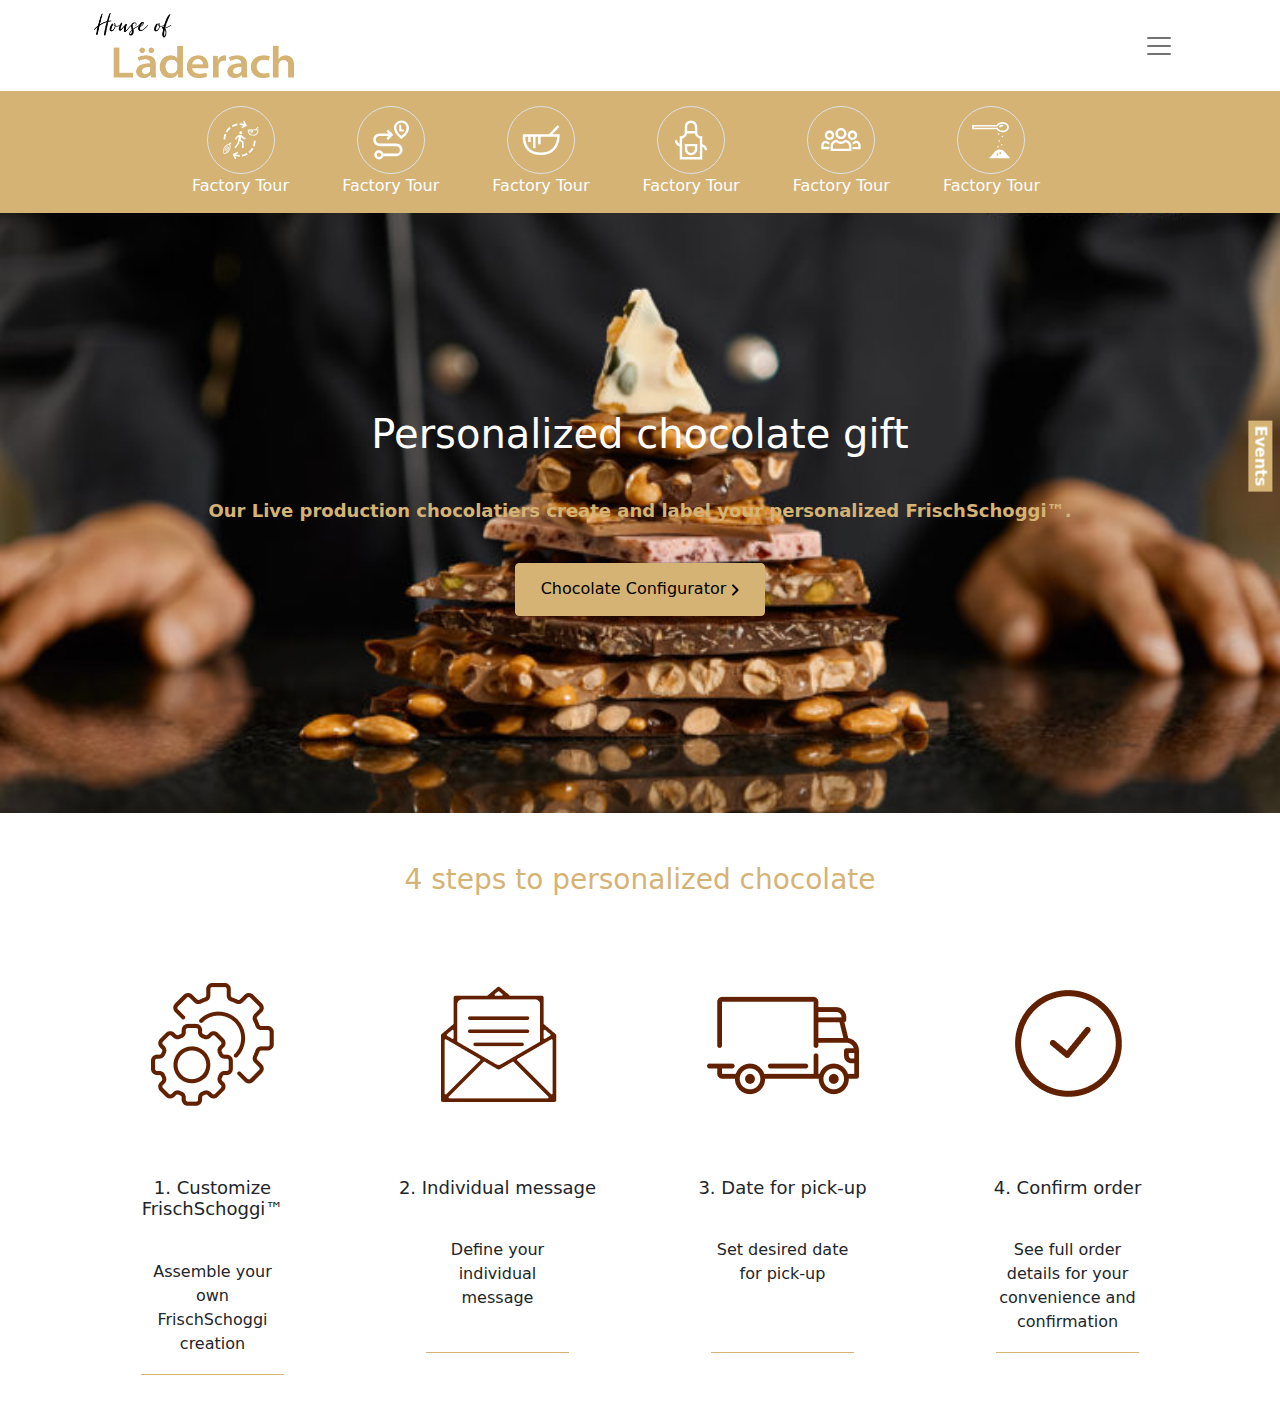
<file: index.html>
<!DOCTYPE html>
<html lang="en">
<head>
    <meta charset="UTF-8">
    <meta http-equiv="X-UA-Compatible" content="IE=edge">
    <meta name="viewport" content="width=device-width, initial-scale=1.0">
    <title>EXAM</title>

    <!-- BOOTSTRAP CSS -->
    <link rel="stylesheet" href="./bootstrap/css/bootstrap.css">

    <!-- CUSTOME CSS -->
    <link rel="stylesheet" href="./css/style.css">
</head>
<body>
    <a href="#" class="rotate-text">Events</a>
    <header class="logo-hamburger">
        <div class="white-bg">
            <div class="container">
                <nav class="navbar navbar-expand-lg navbar-light">
                    <div class="container-fluid">
                      <a class="navbar-brand" href="index.html"><img class="img-fluid" src="./image/L_House_of_Laederach_RGB-1536x500.png" alt="House_of_Laederach"></a>
                      <button class="navbar-toggler" type="button" data-bs-toggle="collapse" data-bs-target="#navbarNav" aria-controls="navbarNav" aria-expanded="false" aria-label="Toggle navigation">
                        <span class="navbar-toggler-icon"></span>
                      </button>
                    </div>
                </nav>
            </div>
        </div>
            <div class="bg-color">
                <div class="container">
                    <div class="nav-scroller text-center">
                        <ul class="list-inline">
                            <li class="list-inline-item me-xs-0 me-5">
                                
                                    <a class="rounded-circle border" href="#">
                                        <svg xmlns="http://www.w3.org/2000/svg" xmlns:xlink="http://www.w3.org/1999/xlink" x="0px" y="0px" viewBox="0 0 100 100" style="enable-background:new 0 0 100 100;" xml:space="preserve">
                                            <style type="text/css">
                                                .st0{fill:#FFFFFF;}
                                            </style>
                                            <path class="st0" d="M49.6,36c1.9,0,3.4-1.5,3.4-3.4c0-1.9-1.5-3.4-3.4-3.4c-1.9,0-3.4,1.5-3.4,3.4C46.2,34.4,47.7,36,49.6,36"></path>
                                            <path class="st0" d="M53.2,45.7l6.5,3l1.3-3.3l-6.1-2.8c-0.4-0.5-0.8-1-1.2-1.5c-0.4-0.5-0.8-1-1.2-1.5c-0.2-0.2-0.4-0.4-0.5-0.7  c-0.5-0.7-1.1-1.4-1.9-1.5c-0.2,0-0.5,0-0.7,0c-0.4,0-0.7,0-1.2-0.1c-0.2,0-0.5-0.1-0.8,0c-0.4,0.1-0.8,0.2-1.1,0.4l-4.9,2.1  c-0.6,0.2-1.4,0.6-1.9,1.2l-4,6.4l3.1,1.8l3.8-5.9l2.8-1.2l-1.7,7.5c0,0,0,0.1-0.1,0.3l-0.9,6.5l-8.3,11.8l3,1.8l8.5-12.1  c0.1-0.2,0.2-0.5,0.2-0.8l0.7-5.3l6.1,4.4v12.7h3.5V55.1c0-0.6-0.3-1.1-0.7-1.5L49.3,49l1.5-6.2l1.8,2.3  C52.7,45.4,53,45.6,53.2,45.7"></path>
                                            <path class="st0" d="M25.3,22.4l-2.7-3.3c-3.7,3-6.8,6.6-9.2,10.7l3.7,2.1C19.2,28.3,22,25.1,25.3,22.4"></path>
                                            <path class="st0" d="M15,36.5l-4-1.5c-1.7,4.4-2.6,9-2.6,13.8v0.1l4.2-0.1C12.7,44.5,13.4,40.4,15,36.5"></path>
                                            <path class="st0" d="M41.9,14.9l-0.6-4.2c-4.7,0.7-9.2,2.3-13.3,4.7l2.1,3.7C33.7,16.9,37.7,15.5,41.9,14.9"></path>
                                            <path class="st0" d="M64.1,15.9L57.8,4.3l-3,1.5l3.5,6.2c-3.6-1.1-7.4-1.7-11.3-1.7h-0.1l0.1,4.2c3.4,0,6.6,0.5,9.8,1.5l-6.1,2.9  l1.7,3L64.1,15.9z"></path>
                                            <path class="st0" d="M80.7,51.9c0,4.2-0.8,8.4-2.3,12.3l3.9,1.5c1.7-4.4,2.6-9.1,2.6-13.9v-0.1h-4.2V51.9z"></path>
                                            <path class="st0" d="M68,78.3l2.6,3.3c3.7-3,6.8-6.6,9.2-10.7l-3.7-2.1C74.1,72.4,71.3,75.6,68,78.3"></path>
                                            <path class="st0" d="M52.1,85.2l0.6,4.2c4.7-0.7,9.2-2.3,13.3-4.7l-2.1-3.7C60.2,83.2,56.2,84.6,52.1,85.2"></path>
                                            <path class="st0" d="M47,85.6c-3.4,0-6.7-0.5-9.9-1.5l6.3-2.8l-1.6-3L29.9,84L36,95.7l3.1-1.4l-3.3-6.1c3.6,1.1,7.4,1.7,11.2,1.7h0  L47,85.6z"></path>
                                            <rect x="11.2" y="70.5" transform="matrix(0.5138 -0.8579 0.8579 0.5138 -53.0171 48.9498)" class="st0" width="11" height="1.6"></rect>
                                            <g>
                                                <path class="st0" d="M15.8,78.5l-1-1.3l0.1-0.1c0.7-0.6,2-1.7,2.8-2.8c3.2-4.7,3-7.5,2.9-8l0-0.1l1.5-0.4l0,0.2   c0.1,0.4,0.6,3.7-3.2,9.2c-0.9,1.3-2.3,2.5-3.1,3.2L15.8,78.5z"></path>
                                                <path class="st0" d="M12.4,75.8l-1.6-0.2l0-0.2c0.1-1,0.5-2.9,1.2-4.3c3-6,6.1-7.2,6.4-7.4l0.2-0.1l0.4,1.5l-0.1,0.1   c-0.5,0.2-3,1.4-5.4,6.5c-0.6,1.2-0.9,2.9-1,3.8L12.4,75.8z"></path>
                                                <path class="st0" d="M22.8,60.8c0.7-1.5,1.8-2.2,2.5-2.5L25,57.6c0,0-1.2,0.5-1.8,1.1c-0.6,0.6-1.1,1.6-1.1,1.6L22.8,60.8z    M9.6,74.8c0,0.3,0.1,0.9,0.1,2.4l0.2,2.5c0,0.3,0.1,1,0,1.5c0,0.3,0.2,0.5,0.4,0.7c0.1,0.1,0.3,0.1,0.4,0.1c0.1,0,0.2,0,0.3-0.1   c0.4-0.3,1-0.6,1.3-0.8l2.3-1.1c0.4-0.2,1.1-0.6,1.5-0.8c0.5-0.3,0.5-0.3,0.6-0.3c0.2-0.2,0.6-0.4,0.9-0.6l0.5-0.4   c0.8-0.6,1.5-1.4,2.1-2.2c0,0,1.4-2.1,1.6-2.5c0.7-1.2,0.9-2.6,0.9-2.7l0.2-0.9c0.1-0.6,0.5-4.2,0.5-4.3c0-0.5,0.1-0.9,0-1.1   c0-0.8-0.6-1.2-0.8-1.3l-1.9-1.1c-0.1,0-0.4-0.2-0.9-0.2c-0.3,0-0.6,0.1-0.8,0.2c-0.5,0.2-1.5,0.9-2.1,1.4   c-0.5,0.4-0.5,0.4-0.6,0.4c-0.7,0.5-1.4,1.1-1.7,1.3L14,65.3c0,0-1.2,1-1.9,2.2c-0.2,0.3-1.4,2.6-1.4,2.6C10.2,71,9.9,72,9.8,73   l-0.1,0.6C9.7,74,9.6,74.4,9.6,74.8L9.6,74.8z M10.8,83.7c-0.5,0-0.9-0.1-1.3-0.4c-0.9-0.5-1.4-1.4-1.3-2.4c0-0.3,0-0.9,0-1.2   l-0.2-2.5c-0.1-1.3-0.1-2.6,0.1-3.9L8,72.8c0.2-1.2,0.5-2.4,1.1-3.5c0,0,1.2-2.3,1.4-2.6c0.9-1.6,2.3-2.7,2.3-2.7l0.7-0.6   c0.7-0.6,3.8-2.9,4.7-3.3c0.3-0.2,0.9-0.2,0.9-0.2c0.2,0,0.4-0.1,0.6-0.1c0.3,0,0.7,0,1,0.1l0,0c1.2-3.4,5.3-3.8,5.3-3.8l0.9,2.8   c0,0-2.4,0.7-3.1,2.7c0.4,0.4,1.2,1.2,1.3,2.5c0.1,1-0.4,4.9-0.5,5.7l-0.2,0.9c0,0.2-0.3,1.9-1.2,3.4c-0.2,0.3-1.6,2.5-1.6,2.5   c-0.5,0.7-1.6,2-1.7,2c-0.3,0.2-0.5,0.5-0.8,0.7l-0.5,0.4c-1,0.8-2.1,1.4-3.3,2l-2.3,1.1c-0.2,0.1-0.8,0.4-1,0.6   C11.8,83.5,11.3,83.7,10.8,83.7"></path>
                                            </g>
                                            <path class="st0" d="M79,39.5c-4.3,0-7.7-1.3-9.9-3.8c-3.5-4-2.9-9.6-2.8-9.9l0.1-0.9h17.8l5.9-6.3l1.5,1.4L86.9,25h4.7l0,1  c0,0.2,0.2,6.1-3.5,10.1C85.9,38.3,82.8,39.5,79,39.5z M68.2,27c0,1.5,0.2,4.9,2.4,7.4c1.8,2.1,4.6,3.1,8.4,3.1c3.3,0,5.9-1,7.7-2.9  c2.4-2.5,2.9-6.1,3-7.7h-11v5.2h-2V27h-1.5v7.8h-2V27h-1.3v3.6h-2V27H68.2z"></path>
                                            </svg>
                                    </a>
                                
                                
                                    <a class="icon-box-content" href="" class="text-decoration-none">Factory Tour</a>
                               
                            </li>
                            <li class="list-inline-item me-xs-0 me-5">
                                
                                    <a class="rounded-circle border" href="#">
                                        <svg xmlns="http://www.w3.org/2000/svg" xmlns:xlink="http://www.w3.org/1999/xlink" id="Ebene_1" x="0px" y="0px" viewBox="0 0 100 100" style="enable-background:new 0 0 100 100;" xml:space="preserve">
                                            <style type="text/css">
                                                .st0{fill:FFFFFF;}
                                            </style>
                                            <path class="st0" d="M21.4,96.6c-6.1,0-11.1-5-11.1-11.1s5-11.1,11.1-11.1c4.8,0,9,3.1,10.5,7.7l0.1,0.4h30.4c4.9,0,8.9-4,8.9-8.9  s-4-8.9-8.9-8.9H22.8c-8.3,0-15-6.7-15-15s6.7-15,15-15h21.6l-5.2-5.2l4.3-4.3l10.3,10.4l2.1,2.2L43.3,50.2L39,45.9l5.2-5.2H22.8  c-4.9,0-8.9,4-8.9,8.9c0,4.9,4,8.9,8.9,8.9h39.8c8.3,0,15,6.7,15,15s-6.7,15-15,15H32.1l-0.1,0.4C30.4,93.5,26.2,96.6,21.4,96.6z   M21.4,80.5c-2.8,0-5,2.3-5,5s2.3,5,5,5c1.4,0,2.7-0.6,3.7-1.6c0.9-1,1.4-2.2,1.3-3.5C26.4,82.8,24.1,80.5,21.4,80.5z"></path>
                                            <path class="st0" d="M74.2,47c-0.7-0.5-17.1-11.9-17.1-25.6c0-9.9,8.1-18,18-18h0.5c9.8,0.3,17.5,8.2,17.5,18  C93,35.2,76,46.9,75.8,47l-0.8,0.5C75.1,47.6,74.2,47,74.2,47z M74.7,9.2c-6.6,0.1-11.8,5.5-11.8,12.1c0,8.6,9,16.5,12.1,18.9  c3.1-2.5,12.1-10.5,12.1-18.9c0-6.7-5.4-12.1-12.1-12.1H74.7z"></path>
                                            <polygon class="st0" points="69.8,29.8 69.8,13.5 74.6,13.5 74.6,25.1 80.3,25.1 80.3,29.8 "></polygon>
                                            </svg>
                                    </a>
                                
                                
                                    <a class="icon-box-content" href="" class="text-decoration-none">Factory Tour</a>
                                
                            </li>
                            <li class="list-inline-item me-xs-0 me-5">
                                
                                    <a class="rounded-circle border" href="#">
                                        <svg xmlns="http://www.w3.org/2000/svg" xmlns:xlink="http://www.w3.org/1999/xlink" id="Ebene_1" x="0px" y="0px" viewBox="0 0 100 100" style="enable-background:new 0 0 100 100;" xml:space="preserve">
                                            <style type="text/css">
                                                .st0{fill:#ffffff;}
                                            </style>
                                            <path class="st0" d="M94.5,39.2l-0.1-2.8H77.2l16.5-17.6l-4.4-4.1L69,36.4h-62L6.7,39c-0.1,0.8-2.4,20.3,9.8,34.1  c7.6,8.6,19.1,13,34.1,13C64,86.1,74.7,82,82.3,74C95.4,60.3,94.5,40.1,94.5,39.2z M78,69.9c-6.4,6.7-15.6,10.2-27.3,10.2  c-13.2,0-23.1-3.7-29.5-11c-8-9-8.6-21.4-8.5-26.8h6.8V55h6V42.4h5.5v27.2h6V42.4h6.1v18h6v-18h39.5C88.2,48,86.6,60.9,78,69.9z"></path>
                                            </svg>
                                    </a>
                                
                                
                                    <a class="icon-box-content" href="" class="text-decoration-none">Factory Tour</a>
                                
                            </li>
                            <li class="list-inline-item me-xs-0 me-5">
                                
                                    <a class="rounded-circle border" href="#">
                                        <svg xmlns="http://www.w3.org/2000/svg" xmlns:xlink="http://www.w3.org/1999/xlink" id="Ebene_1" x="0px" y="0px" viewBox="0 0 100 100" style="enable-background:new 0 0 100 100;" xml:space="preserve">
                                            <style type="text/css">
                                                .st0{fill:#FFFFFF;}
                                            </style>
                                            <g>
                                                <path class="st0" d="M50.1,86.6c-8.2,0-14.8-6.7-14.8-14.8V59.5h29.7v12.3C64.9,80,58.3,86.6,50.1,86.6z M40.9,71.8   c0,5,4.1,9,9.1,9s9.1-4.1,9.1-9.1v-6.5H41L40.9,71.8z"></path>
                                                <path class="st0" d="M88.7,74c-0.2-7-5-12.7-11.8-14.1V41.1H74c-2.4,0-4.7-0.9-6.4-2.6c-1.7-1.7-2.6-4-2.6-6.4l0-13.6   C64.8,10.4,58.1,3.8,50,3.8c-8.2,0-14.8,6.7-14.8,14.8V32c0,2.4-0.9,4.7-2.7,6.4c-1.7,1.8-3.9,2.7-6.4,2.7h-2.9v18   c-3.5-1.2-6-4.5-6.1-8.2l0-0.4h-5.8l0,0.5c0.1,6.9,5.1,12.9,11.9,14.3l0.1,31.1h8.2h37.1h8.3V65.9c3.5,1.2,5.9,4.4,6,8.1l0,0.4h5.8   L88.7,74z M41,18.5c0-5,4.1-9.1,9.1-9.1c5,0,9.1,4.1,9.1,9.1v10H41V18.5z M68.6,90.3h-4.2H35.8h-4.3H29v-2.5v-4.3V46.6   c2.8-0.5,5.5-1.9,7.7-4.1c2.2-2.2,3.6-5,4.2-8.1h18.4c0.5,3,1.9,5.8,4.2,8.1c2.1,2.1,4.8,3.5,7.7,4.1l0,36.9h0v6.8H68.6z"></path>
                                            </g>
                                            </svg>
                                    </a>
                                
                                
                                    <a class="icon-box-content" href="" class="text-decoration-none">Factory Tour</a>
                                
                            </li>
                            <li class="list-inline-item me-xs-0 me-5">
                                
                                    <a class="rounded-circle border" href="#">
                                        <svg xmlns="http://www.w3.org/2000/svg" xmlns:xlink="http://www.w3.org/1999/xlink" id="Ebene_1" x="0px" y="0px" viewBox="0 0 100 100" style="enable-background:new 0 0 100 100;" xml:space="preserve">
                                            <style type="text/css">
                                                .st0{fill:#ffffff;}
                                            </style>
                                            <path class="st0" d="M50,47.9c-7.3,0-13.3-5.9-13.3-13.3c0-7.3,5.9-13.3,13.3-13.3c7.3,0,13.3,5.9,13.3,13.3  C63.3,42,57.3,47.9,50,47.9z M50,26.9c-4.3,0-7.7,3.5-7.7,7.7s3.5,7.7,7.7,7.7s7.7-3.5,7.7-7.7S54.3,26.9,50,26.9z"></path>
                                            <path class="st0" d="M25.2,76.2v-11c0-8.1,6.3-14.9,14.4-15.5l1.3-0.1l0.9,0.9c1.6,1.6,5,3.3,8.3,3.3c3.1,0,6.1-1.2,8.3-3.4l0.9-0.9  l1.2,0.1c8.1,0.6,14.4,7.4,14.4,15.5v11H25.2z M38.7,55.5c-4.6,0.9-8,5.1-8,9.8v5.5h38.6v-5.5c0-4.7-3.4-8.9-8-9.8l-0.1,0L61,55.5  c-3.1,2.5-7,3.9-11,3.9c-3.8,0-7.9-1.5-11-3.9l-0.1-0.1L38.7,55.5z"></path>
                                            <path class="st0" d="M77.3,50c-6.2,0-11.2-5-11.2-11.2s5-11.2,11.2-11.2c6.2,0,11.2,5,11.2,11.2S83.4,50,77.3,50z M77.3,33.2  c-3.1,0-5.6,2.5-5.6,5.6s2.5,5.6,5.6,5.6s5.6-2.5,5.6-5.6S80.4,33.2,77.3,33.2z"></path>
                                            <path class="st0" d="M77.6,72v-5.5h13.8V63c0-3.1-2.4-5.5-5.5-5.6l-0.1,0l-0.1,0.1c-2.3,2-5,3-8.1,3.1V55c2-0.1,3.6-0.8,5-2.3  l0.8-0.9h2.3c6.2,0,11.2,5,11.2,11.2V72H77.6z"></path>
                                            <path class="st0" d="M22.7,50c-6.2,0-11.2-5-11.2-11.2s5-11.2,11.2-11.2s11.2,5,11.2,11.2S28.9,50,22.7,50z M22.7,33.2  c-3.1,0-5.6,2.5-5.6,5.6s2.5,5.6,5.6,5.6c3.1,0,5.6-2.5,5.6-5.6S25.8,33.2,22.7,33.2z"></path>
                                            <path class="st0" d="M3.1,72V63c0-6.2,5-11.2,11.1-11.2h2.2l0.8,0.9c1.4,1.5,3,2.2,5.1,2.3v5.5c-3.1-0.1-5.8-1.1-8.1-3.1l-0.1-0.1  l-0.1,0c-3,0.1-5.4,2.6-5.4,5.6v3.5h13.8V72H3.1z"></path>
                                            </svg>
                                    </a>
                                
                                
                                    <a class="icon-box-content" href="" class="text-decoration-none">Factory Tour</a>
                               
                            </li>
                            <li class="list-inline-item me-xs-0 me-5">
                                
                                    <a class="rounded-circle border" href="#">
                                        <svg xmlns="http://www.w3.org/2000/svg" xmlns:xlink="http://www.w3.org/1999/xlink" id="Ebene_1" x="0px" y="0px" viewBox="0 0 100 100" style="enable-background:new 0 0 100 100;" xml:space="preserve">
                                            <style type="text/css">
                                                .st0{fill:#ffffff;}
                                            </style>
                                            <circle class="st0" cx="77.2" cy="41.7" r="1.9"></circle>
                                            <circle class="st0" cx="69.6" cy="52.4" r="1.9"></circle>
                                            <circle class="st0" cx="75.7" cy="61.5" r="1.9"></circle>
                                            <circle class="st0" cx="66.5" cy="66.1" r="1.9"></circle>
                                            <circle class="st0" cx="68.1" cy="35.6" r="1.9"></circle>
                                            <path class="st0" d="M93.4,90.8L82.9,78.5c-5.7-6.7-15.8-7.5-22.5-1.7c-0.6,0.5-1.2,1.1-1.7,1.7v0L48.2,90.8l-2.7,2.9h50.1  L93.4,90.8z M65.5,87.1c-1.2,0-2.3-1-2.3-2.3s1-2.3,2.3-2.3c1.2,0,2.3,1,2.3,2.3S66.7,87.1,65.5,87.1z M72.5,83.6  c-1.2,0-2.3-1-2.3-2.3c0-1.2,1-2.3,2.3-2.3c1.2,0,2.3,1,2.3,2.3C74.8,82.6,73.8,83.6,72.5,83.6z"></path>
                                            <path class="st0" d="M68.7,18.3l0.2-0.2c2-2.8,4.7-4.3,7.7-4.3l0.2,0c0,0,0.8,0,1.4,0c0.3,0,0.6,0,0.6,0l0.3,0v3.8l-0.3,0  c-0.1,0-2,0-2,0c-1.8,0-3.4,0.8-4.4,2.2l-0.6,0.7L68.7,18.3z"></path>
                                            <path class="st0" d="M77.2,31.4c-5.8,0-11.2-2.6-13.7-6.7H5.2l0-2l0-8.6l1.9,0l56.4,0c2.6-4.1,7.9-6.7,13.7-6.7  c8.4,0,15.3,5.4,15.3,12S85.7,31.4,77.2,31.4z M64.7,20.8c0.8,0,1.4,0.4,1.8,1.1c1.6,3.3,5.9,5.6,10.8,5.6c6.3,0,11.4-3.6,11.4-8.1  s-5.1-8.1-11.4-8.1c-4.9,0-9.2,2.2-10.8,5.6c-0.3,0.7-1,1.1-1.8,1.1H9v2.8H64.7z"></path>
                                            </svg>
                                    </a>
                                
                                
                                    <a class="icon-box-content" href="" class="text-decoration-none">Factory Tour</a>
                                
                            </li>
                        </ul>
                    </div>
                </div>
            </div> 
            
        </header>
        <div class="background-img-content d-flex justify-content-center align-items-center" style="background-image: url(./image/background-image.jpg);">
            <div class="container">
                <div class="inner-content text-center ">
                    <h1>Personalized chocolate gift</h1>
                    <p>Our Live production chocolatiers create and label your personalized FrischSchoggi™.</p>
                    
                    <a class="btn btn-gold" href="customization.html" role="button">Chocolate Configurator <span>
                        <svg width="8" height="12" viewBox="0 0 8 12" fill="none" xmlns="http://www.w3.org/2000/svg">
                        <path d="M1.29006 9.87998L5.17006 5.99998L1.29006 2.11998C0.900059 1.72998 0.900059 1.09998 1.29006 0.70998C1.68006 0.31998 2.31006 0.31998 2.70006 0.70998L7.29006 5.29998C7.68006 5.68998 7.68006 6.31998 7.29006 6.70998L2.70006 11.3C2.31006 11.69 1.68006 11.69 1.29006 11.3C0.910059 10.91 0.900059 10.27 1.29006 9.87998Z" fill="black"/>
                        </svg>
                        </span>
                    </a>
                </div>
            </div>
           
        </div>
        <div class="container">
            <main class="main-section">
            <h3 class="text-center mb-sm-5">4 steps to personalized chocolate</h3>
            <div class="row">
                
                    <div class="customize col-sm-12  col-md-4 col-lg-3 text-center ">
                        <div class="customize-image pb-sm-5">
                            <img  src="./image/customize.png" alt="customize">
                        </div>
                        <h4 class="pb-sm-5">1. Customize FrischSchoggi™</h4>
                        <p class=" d-inline-block w-30 pb-3 ps-0 pe-0 align-top pb-sm-5">Assemble your own FrischSchoggi creation</p>
                    </div>
                
                    <div class="customize col-sm-12  col-md-4 col-lg-3 text-center ">
                        <div class="customize-image pb-sm-5">
                            <img  src="./image/msg.png" alt="customize">
                        </div>
                        <h4 class="pb-sm-5">2. Individual message</h4>
                        <p class=" d-inline-block w-30 pb-3 ps-0 pe-0 align-top pb-sm-5">Define your individual message</p>
                    </div>
                    <div class="customize col-sm-12 col-md-4 col-lg-3 text-center ">
                        <div class="customize-image pb-sm-5">
                            <img  src="./image/van.png" alt="customize">
                        </div>
                        <h4 class="pb-sm-5">3. Date for pick-up</h4>
                        <p class=" d-inline-block w-30 pb-3 ps-0 pe-0 align-top pb-sm-5">Set desired date for pick-up</p>
                    </div>
                    <div class="customize col-sm-12 col-md-4 col-lg-3 text-center ">
                        <div class="customize-image pb-sm-5">
                            <img  src="./image/check.png" alt="customize">
                        </div>
                        <h4 class="pb-sm-5">4. Confirm order</h4>
                        <p class=" d-inline-block w-30 pb-3 ps-0 pe-0 align-top pb-sm-5">See full order details for your convenience and confirmation</p>
                    </div>
                
            </div>
        </main>
    </div>

   <!-- BOOTSTRAP JS -->
   <script src="./bootstrap/js/bootstrap.min.js"></script>
</body>
</html>
</file>
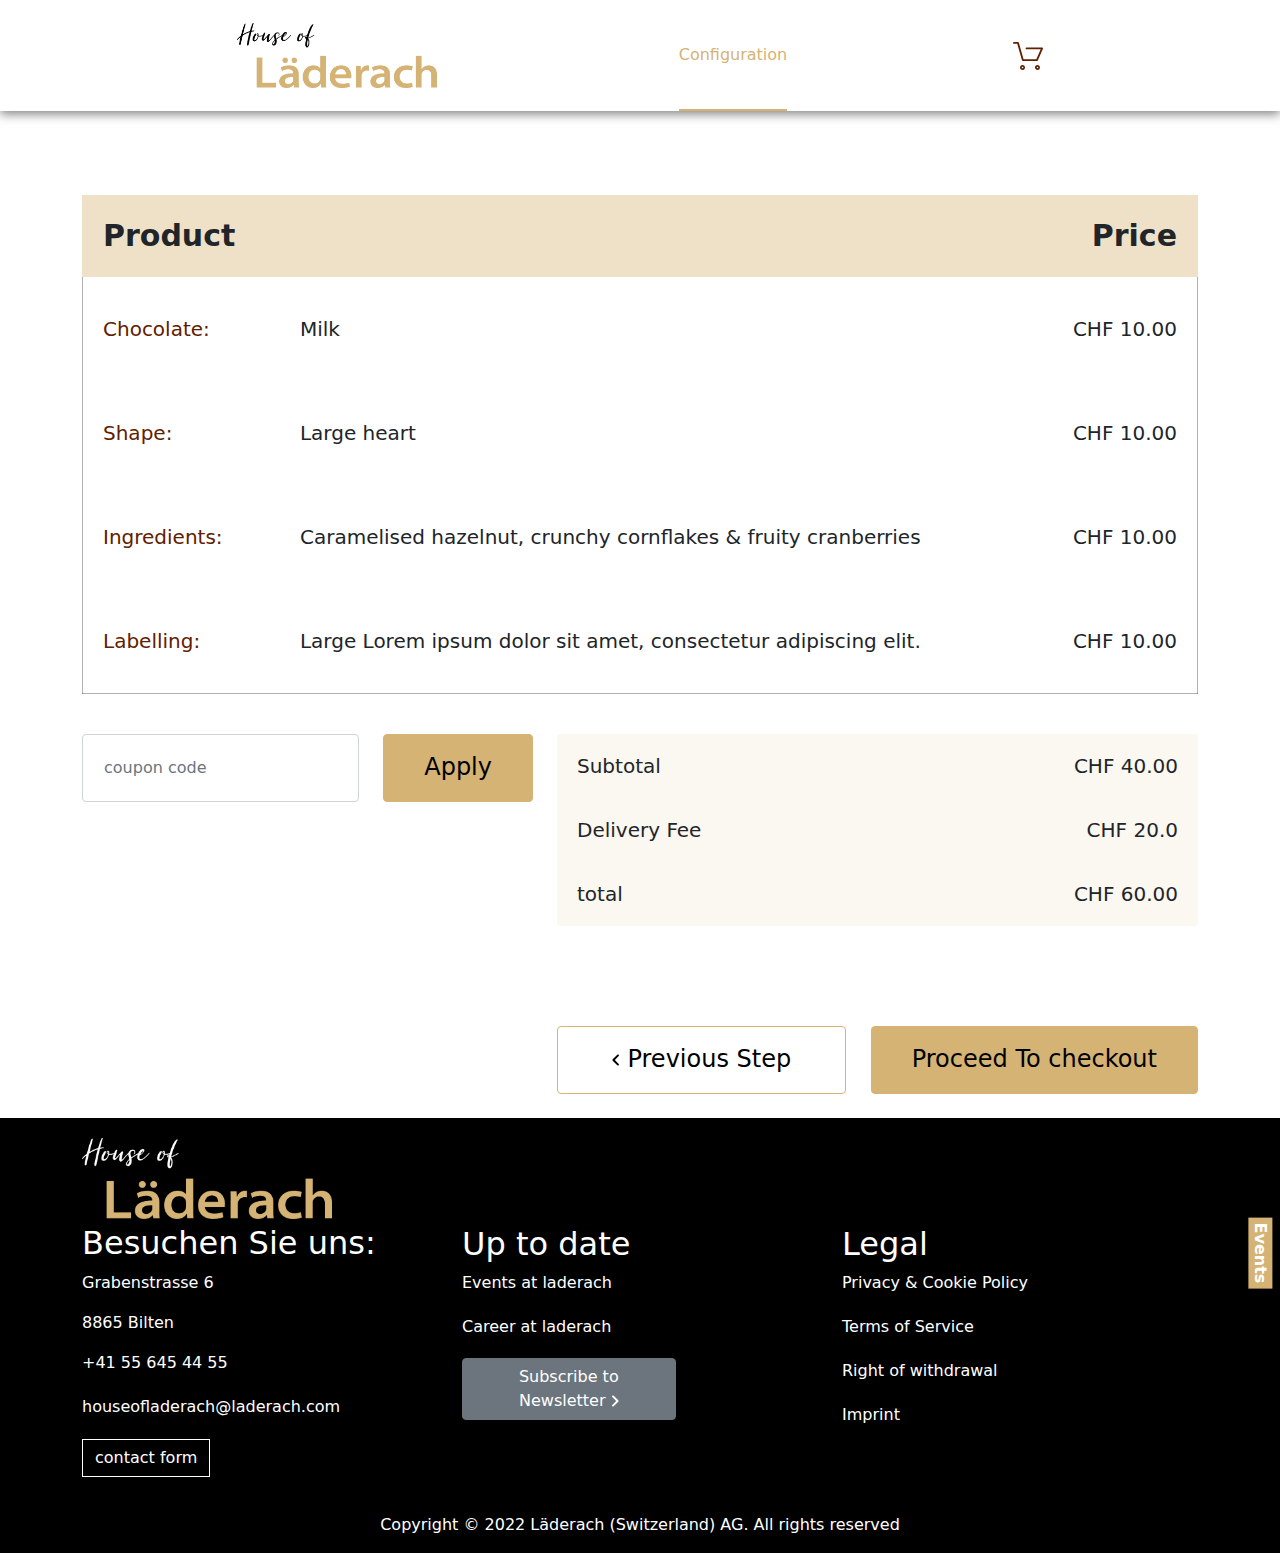
<file: bill.html>
<!DOCTYPE html>
<html lang="en">
<head>
    <meta charset="UTF-8">
    <meta http-equiv="X-UA-Compatible" content="IE=edge">
    <meta name="viewport" content="width=device-width, initial-scale=1.0">
    <title>bill</title>

    <!-- BOOTSTRAP CSS -->
    <link rel="stylesheet" href="./bootstrap/css/bootstrap.css">

    <!-- CUSTOME CSS -->
    <link rel="stylesheet" href="./css/style.css">
</head>
<body>
    <header class="configuration d-flex align-items-center pt-2 pb-2 ">
        <div class="container-fluid">
            <nav class="nav align-items-center justify-content-evenly">
                <a class="navbar-brand" href="index.html"><img class="img-fluid" src="./image/L_House_of_Laederach_RGB-1536x500.png" alt="House_of_Laederach"></a>
              <a class="nav-link active" href="#">Configuration</a>
              <div class="icon cart-icon">
                  <a class="header-cart" href="#">
                    <svg width="30" height="28" viewBox="0 0 30 28" fill="none" xmlns="http://www.w3.org/2000/svg">
                        <path fill-rule="evenodd" clip-rule="evenodd" d="M29.9241 6.82262L24.7893 18.4475C24.6436 18.7818 24.3103 18.9989 23.9412 19H9.82603C9.40877 19.0007 9.04255 18.7263 8.93164 18.3298L4.32082 1.90746L4.29889 1.82579H0.926064C0.414613 1.82579 0 1.41707 0 0.912902C0 0.408731 0.414613 1.88982e-05 0.926064 1.88876e-05H4.991C5.40945 -0.00262422 5.77742 0.272383 5.88782 0.670267L10.4986 17.1022L10.5206 17.1838H23.3198L27.5894 7.5217L27.6552 7.37035H13.4815C12.9879 7.34539 12.6006 6.94354 12.6006 6.45626C12.6006 5.96899 12.9879 5.56714 13.4815 5.54218H29.0784C29.3886 5.54144 29.6782 5.69503 29.8485 5.95058C30.0192 6.21081 30.0475 6.53763 29.9241 6.82262Z" fill="#612000"></path>
                        <path fill-rule="evenodd" clip-rule="evenodd" d="M7.19311 24.5367C7.58317 23.6025 8.49809 22.9958 9.5104 23C10.886 23.0057 11.9986 24.1218 12 25.4974C12.001 26.5097 11.3915 27.4227 10.4561 27.8099C9.52076 28.197 8.44424 27.9819 7.72954 27.2649C7.01484 26.548 6.80305 25.4708 7.19311 24.5367ZM8.75223 25.8125C8.87975 26.1183 9.17905 26.3171 9.5104 26.316C9.72728 26.316 9.93524 26.2297 10.0883 26.0761C10.2415 25.9225 10.3271 25.7143 10.3264 25.4974C10.3264 25.166 10.1267 24.8674 9.82049 24.7408C9.51426 24.6143 9.16195 24.6848 8.92802 24.9194C8.6941 25.1541 8.6247 25.5067 8.75223 25.8125Z" fill="#612000"></path>
                        <path fill-rule="evenodd" clip-rule="evenodd" d="M24.492 23C25.8042 22.999 26.8953 24.0082 26.9944 25.3147C27.0377 25.9681 26.8277 26.6131 26.4078 27.1161L26.3844 27.1395C25.9568 27.6391 25.348 27.9486 24.6919 28H24.4894C23.5106 27.9919 22.6258 27.4164 22.2227 26.5257C21.8197 25.635 21.9719 24.5916 22.6127 23.8528C23.0477 23.347 23.6698 23.0393 24.3363 23H24.492ZM23.6821 25.5039C23.6821 25.9548 24.0482 26.3204 24.4998 26.3204C24.9514 26.3204 25.3175 25.9548 25.3175 25.5039C25.3175 25.053 24.9514 24.6874 24.4998 24.6874C24.0482 24.6874 23.6821 25.053 23.6821 25.5039Z" fill="#612000"></path>
                        </svg>
                  </a>
              </div>
            </nav>
        </div>
    </header>
    <form action="">
        <div class="container">
            <div class="row">
                <div class="col-sm-12">
                    <div class="customize-table-responsive mb-40  ">
                        <table class="table table-responsive-sm">
                            <thead class="table-cart-heading ">
                                <tr>
                                    <th>Product</th>
                                    <th></th>
                                    <th>Price</th>
                                </tr>
                            </thead>
                            <tbody class="table-cart-body">
                                <tr>
                                    <th class="text-color">Chocolate:</th>
                                    <td >Milk</td>
                                    <td>CHF 10.00</td>    
                                </tr>
                                <tr>
                                    <th class="text-color">Shape:</th>
                                    <td >Large heart</td>
                                    <td>CHF 10.00</td>    
                                </tr>
                                <tr>
                                    <th class="text-color">Ingredients:</th>
                                    <td >Caramelised hazelnut, crunchy cornflakes & fruity cranberries</td>
                                    <td>CHF 10.00</td>    
                                </tr>
                                <tr>
                                    <th class="text-color">Labelling:</th>
                                    <td >Large Lorem ipsum dolor sit amet, consectetur adipiscing elit.</td>
                                    <td>CHF 10.00</td>    
                                </tr>
                            </tbody>
                        </table>
                    </div>
    
                </div>

            </div>
            <div class="row ">
                <div class="col-sm-12 col-md-6 col-lg-5">
                    <div class="row">
                        <div class=" col-sm-12 col-md-12 col-lg-12 ">
                            <div class=" d-flex mb-4">
                                
                                    <input type="text" class="form-control padding-small-device me-4" name="cupon" id="" placeholder="coupon code">                       
                                    <a href="" class="btn btn-apply">Apply</a>
                                
                            </div>
                        </div>
                    </div>

                </div>
                <div class="col-sm-12 col-md-6 col-lg-7 ">
                    <div class="total-ammount mb-4">
                        <div class="total-price mb-100">
                            <table class="price-table-padding" >
                                
                                    <tr>
                                        <th>Subtotal</th>
                                        <td>CHF 40.00</td>
                                    </tr>
                                    <tr>
                                        <th>Delivery Fee</th>
                                        <td>CHF 20.0</td>
                                    </tr>
                                    <tr>
                                        <th>total</th>
                                        <td>CHF 60.00</td>
                                    </tr>
                                
                            </table>
                        </div>
                        <div class="form-wizard-buttons">
                            <a class="btn btn-previous" href="customization.html" role="button" "> <span>
                                <svg width="8" height="12" viewBox="0 0 8 12" fill="none" xmlns="http://www.w3.org/2000/svg">
                                <path d="M6.70994 2.12002L2.82994 6.00002L6.70994 9.88002C7.09994 10.27 7.09994 10.9 6.70994 11.29C6.31994 11.68 5.68994 11.68 5.29994 11.29L0.709941 6.70002C0.319941 6.31002 0.319941 5.68002 0.709941 5.29002L5.29994 0.700021C5.68994 0.310021 6.31994 0.310021 6.70994 0.700021C7.08994 1.09002 7.09994 1.73002 6.70994 2.12002Z" fill="black"/>
                                </svg>    
                                </span>Previous Step
                            </a>
                            <a class="btn btn-apply" href="checkout.html" role="button">Proceed To checkout  </a>
                        </div> 
                    </div>

                </div>
            </div>
        </div>
    </form>
    <footer class="black-bg">
        <div class="footer-top">
            <div class="container">
                <div class="row">
                    <div class="col-sm-12 col-md-4 col-lg-4 mb-3 ">
                        <div class="footer-logo">
                            <a class="footer-brand" href="#"><img class="img-fluid" src="./image/L_House_of_Laederach_RGB 1.png" alt="House_of_Laederach"></a>

                        </div>
                        <h2>Besuchen Sie uns:</h2>
                        <div class="address-details">
                            <p>Grabenstrasse 6
                            </p>
                            <p>
                                8865 Bilten
                            </p>
                            <div class="btn-group-vertical">
                                <a href="tel:+41 55 645 44 55">+41 55 645 44 55</a>
                                <a href="mailto:houseofladerach@laderach.com">houseofladerach@laderach.com</a>
                                <div class="contact-form-btn">
                                    <a href="" class="btn btn-danger">contact form</a>
                                </div>
                            </div>
                        </div>
                    </div>
                    <div class="col-sm-12 col-md-4 col-lg-4 mb-3 ">
                        <div class="wrap">
                            <div class="wrap-inner">
                                <h2>Up to date</h2>
                                <div class="btn-group-vertical">
                                    <a href="#">Events at laderach</a>
                                    <a href="#">Career at laderach</a>
                                    <a href="#" class="btn btn-outline-secondary">Subscribe to Newsletter <span>
                                        <svg width="8" height="12" viewBox="0 0 8 12" fill="none" xmlns="http://www.w3.org/2000/svg">
                                        <path d="M1.29006 9.87998L5.17006 5.99998L1.29006 2.11998C0.900059 1.72998 0.900059 1.09998 1.29006 0.70998C1.68006 0.31998 2.31006 0.31998 2.70006 0.70998L7.29006 5.29998C7.68006 5.68998 7.68006 6.31998 7.29006 6.70998L2.70006 11.3C2.31006 11.69 1.68006 11.69 1.29006 11.3C0.910059 10.91 0.900059 10.27 1.29006 9.87998Z" fill="#ffffff"/>
                                        </svg>
                                        </span>
                                    </a>
                                </div>
                            
                            </div>
                        </div>
                    </div>
                    <div class="col-sm-12 col-md-4 col-lg-4 mb-3 ">
                        <div class="wrap">
                            <div class="wrap-inner">
                                <h2>Legal</h2>
                                <div class="btn-group-vertical">
                                    <a href="#">Privacy & Cookie Policy</a>
                                    <a href="#">Terms of Service</a>
                                    <a href="#">Right of withdrawal</a>
                                    <a href="#">Imprint</a>
                                </div>
                            </div>
                        </div>
                    </div>
                </div>
            </div>
        </div>
        <section class="footer-bottom">
            <div class="container">
                <p class="text-center pb-3 mb-0">Copyright © 2022 Läderach (Switzerland) AG. All rights reserved </p>
            </div>
        </section>
        <a href="#" class="rotate-text footer">Events</a>
    </footer>

    <!-- BOOTSTRAP JS -->
    <script src="./bootstrap/js/bootstrap.min.js"></script>
</body>
</html>
</file>
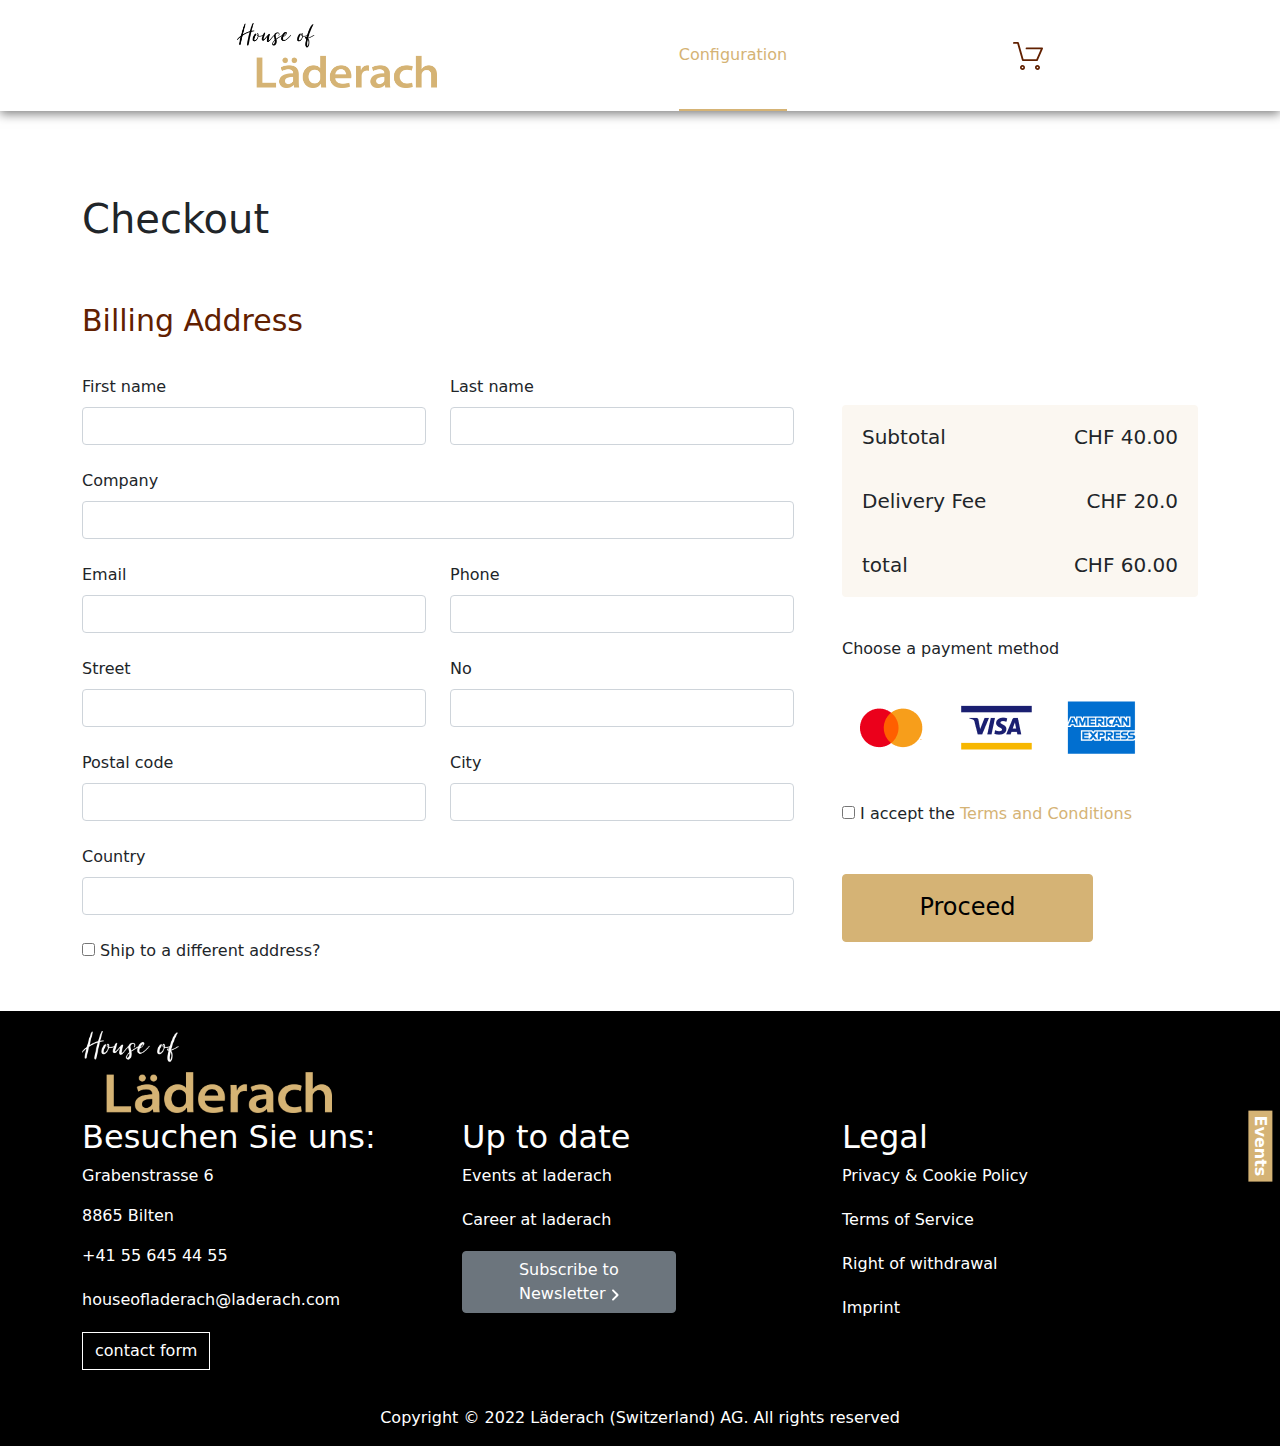
<file: checkout.html>
<!DOCTYPE html>
<html lang="en">
<head>
    <meta charset="UTF-8">
    <meta http-equiv="X-UA-Compatible" content="IE=edge">
    <meta name="viewport" content="width=device-width, initial-scale=1.0">
    <title>checkout</title>

    <!-- BOOTSTRAP CSS -->
    <link rel="stylesheet" href="./bootstrap/css/bootstrap.css">

    <!-- CUSTOME CSS -->
    <link rel="stylesheet" href="./css/style.css">
</head>
<body >
    <header class="configuration d-flex align-items-center pt-2 pb-2 ">
        <div class="container-fluid">
            <nav class="nav align-items-center justify-content-evenly">
                <a class="navbar-brand" href="index.html"><img class="img-fluid" src="./image/L_House_of_Laederach_RGB-1536x500.png" alt="House_of_Laederach"></a>
              <a class="nav-link active" href="#">Configuration</a>
              <div class="icon cart-icon">
                  <a class="header-cart" href="#">
                    <svg width="30" height="28" viewBox="0 0 30 28" fill="none" xmlns="http://www.w3.org/2000/svg">
                        <path fill-rule="evenodd" clip-rule="evenodd" d="M29.9241 6.82262L24.7893 18.4475C24.6436 18.7818 24.3103 18.9989 23.9412 19H9.82603C9.40877 19.0007 9.04255 18.7263 8.93164 18.3298L4.32082 1.90746L4.29889 1.82579H0.926064C0.414613 1.82579 0 1.41707 0 0.912902C0 0.408731 0.414613 1.88982e-05 0.926064 1.88876e-05H4.991C5.40945 -0.00262422 5.77742 0.272383 5.88782 0.670267L10.4986 17.1022L10.5206 17.1838H23.3198L27.5894 7.5217L27.6552 7.37035H13.4815C12.9879 7.34539 12.6006 6.94354 12.6006 6.45626C12.6006 5.96899 12.9879 5.56714 13.4815 5.54218H29.0784C29.3886 5.54144 29.6782 5.69503 29.8485 5.95058C30.0192 6.21081 30.0475 6.53763 29.9241 6.82262Z" fill="#612000"></path>
                        <path fill-rule="evenodd" clip-rule="evenodd" d="M7.19311 24.5367C7.58317 23.6025 8.49809 22.9958 9.5104 23C10.886 23.0057 11.9986 24.1218 12 25.4974C12.001 26.5097 11.3915 27.4227 10.4561 27.8099C9.52076 28.197 8.44424 27.9819 7.72954 27.2649C7.01484 26.548 6.80305 25.4708 7.19311 24.5367ZM8.75223 25.8125C8.87975 26.1183 9.17905 26.3171 9.5104 26.316C9.72728 26.316 9.93524 26.2297 10.0883 26.0761C10.2415 25.9225 10.3271 25.7143 10.3264 25.4974C10.3264 25.166 10.1267 24.8674 9.82049 24.7408C9.51426 24.6143 9.16195 24.6848 8.92802 24.9194C8.6941 25.1541 8.6247 25.5067 8.75223 25.8125Z" fill="#612000"></path>
                        <path fill-rule="evenodd" clip-rule="evenodd" d="M24.492 23C25.8042 22.999 26.8953 24.0082 26.9944 25.3147C27.0377 25.9681 26.8277 26.6131 26.4078 27.1161L26.3844 27.1395C25.9568 27.6391 25.348 27.9486 24.6919 28H24.4894C23.5106 27.9919 22.6258 27.4164 22.2227 26.5257C21.8197 25.635 21.9719 24.5916 22.6127 23.8528C23.0477 23.347 23.6698 23.0393 24.3363 23H24.492ZM23.6821 25.5039C23.6821 25.9548 24.0482 26.3204 24.4998 26.3204C24.9514 26.3204 25.3175 25.9548 25.3175 25.5039C25.3175 25.053 24.9514 24.6874 24.4998 24.6874C24.0482 24.6874 23.6821 25.053 23.6821 25.5039Z" fill="#612000"></path>
                        </svg>
                  </a>
              </div>
            </nav>
        </div>
    </header>
    <main class="mb-5">
        <div class="container">
            <div class="row">
                <div class="col-lg-12">
                    <h1 class="checkout-title mb-60">Checkout</h1>
                    <h4 class="billing-title">Billing Address</h4>
                </div>
                <div class="col-lg-12">
                    <form action="">
                        <div class="row">
                            <div class="col-sm-12 col-md-12 col-lg-8">
                                <div class="row">
                                    <div class="col-12">
                                        
                                    </div>
                                    <div class="row">
                                        <div class="col-6 mb-4">
                                            <label class="mb-2">First name</label>
                                            <input type="text" name="first-name" id="" class="form-control">
                                        </div>
                                        <div class="col-6 mb-4">
                                            <label class="mb-2">Last name</label>
                                            <input type="text" name="last-name" id="" class="form-control">
                                        </div>
                                        <div class="col-12 mb-4">
                                            <label class="mb-2">Company</label>
                                            <input type="text" name="company-name" id="" class="form-control">
                                        </div>
                                        <div class="col-6 mb-4">
                                            <label class="mb-2">Email</label>
                                            <input type="email" name="email" id="" class="form-control">
                                        </div>
                                        <div class="col-6 mb-4">
                                            <label class="mb-2">Phone</label>
                                            <input type="tel" name="phone" id="" class="form-control">
                                        </div>
                                        <div class="col-6 mb-4">
                                            <label class="mb-2">Street</label>
                                            <input type="text" name="street" id="" class="form-control">
                                        </div>
                                        <div class="col-6 mb-4">
                                            <label class="mb-2">No</label>
                                            <input type="text" name="no" id="" class="form-control">
                                        </div>
                                        <div class="col-6 mb-4">
                                            <label class="mb-2">Postal code</label>
                                            <input type="number" name="number" id="" class="form-control">
                                        </div>
                                        <div class="col-6 mb-4">
                                            <label class="mb-2">City</label>
                                            <input type="text" name="no" id="" class="form-control">
                                        </div>
                                        <div class="col-12 mb-4">
                                            <label class="mb-2">Country</label>
                                            <input type="text" name="country-name" id="" class="form-control">
                                        </div>
                                    </div>
                                </div>
                                <div class="different-address">
                                    <label>
                                        <input type="checkbox"  name="c_type"  id="">
                                        <span>Ship to a different address?</span>
                                    </label>
    
                                </div>
                            </div>
                            <div class="col-sm-12 col-md-12 col-lg-4 mt-30">
                                <div class="row">
                                    <div class="col-sm-12">

                                        <table class="price-table-padding mb-40">
                                            <tr>
                                                <th>Subtotal</th>
                                                <td>CHF 40.00</td>
                                            </tr>
                                            <tr>
                                                <th>Delivery Fee</th>
                                                <td>CHF 20.0</td>
                                            </tr>
                                            <tr>
                                                <th>total</th>
                                                <td>CHF 60.00</td>
                                            </tr>
                                        </table>
                                    </div>
                                    <p class="choose-payment mb-40">Choose a payment method</p>
                                    <div class="paymnet-option">
                                        <div class="row ">
                                            <div class="paymen-lable align-items-center mb-5">
                                                
                                                <label class="radio">                                                    
                                                        <img class="img-fluid" src="./image/mastercard.png" alt="mastercard">
                                                </label>

                                                <label class="radio">
                                                    <img class="img-fluid" src="./image/visacard.png" alt="visacard">
                                                </label>
                                               
                                                <label class="radio">
                                                    <img class="img-fluid" src="./image/americancard.png" alt="americancard">
                                                </label>                                               
                                            </div>
                                        </div>
                                    </div>
                                    <div class="term-condition mb-5">
                                        <label>
                                            <input type="checkbox"  name="c_type"  id="">
                                            <span>I accept the <a href="#" class="gold-text">Terms and Conditions</a></span>
                                        </label>
                                    </div>
                                        <div class="col-sm-12 col-md-4 col-lg-12 ">
                                            <div class="btn-width">
    
                                                <a href="#" class="btn btn-next">Proceed</a>
                                            </div>
                                        </div>
                                </div>
                            </div>
                        </div>
                    </form>
                </div>
            </div>
        </div>
    </main>
    <footer class="black-bg">
        <div class="footer-top">
            <div class="container">
                <div class="row">
                    <div class="col-sm-12 col-md-4 col-lg-4 mb-3 ">
                        <div class="footer-logo">
                            <a class="footer-brand" href="#"><img class="img-fluid" src="./image/L_House_of_Laederach_RGB 1.png" alt="House_of_Laederach"></a>

                        </div>
                        <h2>Besuchen Sie uns:</h2>
                        <div class="address-details">
                            <p>Grabenstrasse 6
                            </p>
                            <p>
                                8865 Bilten
                            </p>
                            <div class="btn-group-vertical">
                                <a href="tel:+41 55 645 44 55">+41 55 645 44 55</a>
                                <a href="mailto:houseofladerach@laderach.com">houseofladerach@laderach.com</a>
                                <div class="contact-form-btn">
                                    <a href="" class="btn btn-danger">contact form</a>
                                </div>
                            </div>
                        </div>
                    </div>
                    <div class="col-sm-12 col-md-4 col-lg-4 mb-3 ">
                        <div class="wrap">
                            <div class="wrap-inner">
                                <h2>Up to date</h2>
                                <div class="btn-group-vertical">
                                    <a href="#">Events at laderach</a>
                                    <a href="#">Career at laderach</a>
                                    <a href="#" class="btn btn-outline-secondary">Subscribe to Newsletter <span>
                                        <svg width="8" height="12" viewBox="0 0 8 12" fill="none" xmlns="http://www.w3.org/2000/svg">
                                        <path d="M1.29006 9.87998L5.17006 5.99998L1.29006 2.11998C0.900059 1.72998 0.900059 1.09998 1.29006 0.70998C1.68006 0.31998 2.31006 0.31998 2.70006 0.70998L7.29006 5.29998C7.68006 5.68998 7.68006 6.31998 7.29006 6.70998L2.70006 11.3C2.31006 11.69 1.68006 11.69 1.29006 11.3C0.910059 10.91 0.900059 10.27 1.29006 9.87998Z" fill="#ffffff"/>
                                        </svg>
                                        </span>
                                    </a>
                                </div>
                            
                            </div>
                        </div>
                    </div>
                    <div class="col-sm-12 col-md-4 col-lg-4 mb-3 ">
                        <div class="wrap">
                            <div class="wrap-inner">
                                <h2>Legal</h2>
                                <div class="btn-group-vertical">
                                    <a href="#">Privacy & Cookie Policy</a>
                                    <a href="#">Terms of Service</a>
                                    <a href="#">Right of withdrawal</a>
                                    <a href="#">Imprint</a>
                                </div>
                            </div>
                        </div>
                    </div>
                </div>
            </div>
        </div>
        <section class="footer-bottom">
            <div class="container">
                <p class="text-center pb-3 mb-0">Copyright © 2022 Läderach (Switzerland) AG. All rights reserved </p>
            </div>
        </section>
        <a href="#" class="rotate-text footer">Events</a>
    </footer>

    <!-- BOOTSTRAP JS -->
    <script src="./bootstrap/js/bootstrap.min.js"></script>
</body>
</html>
</file>
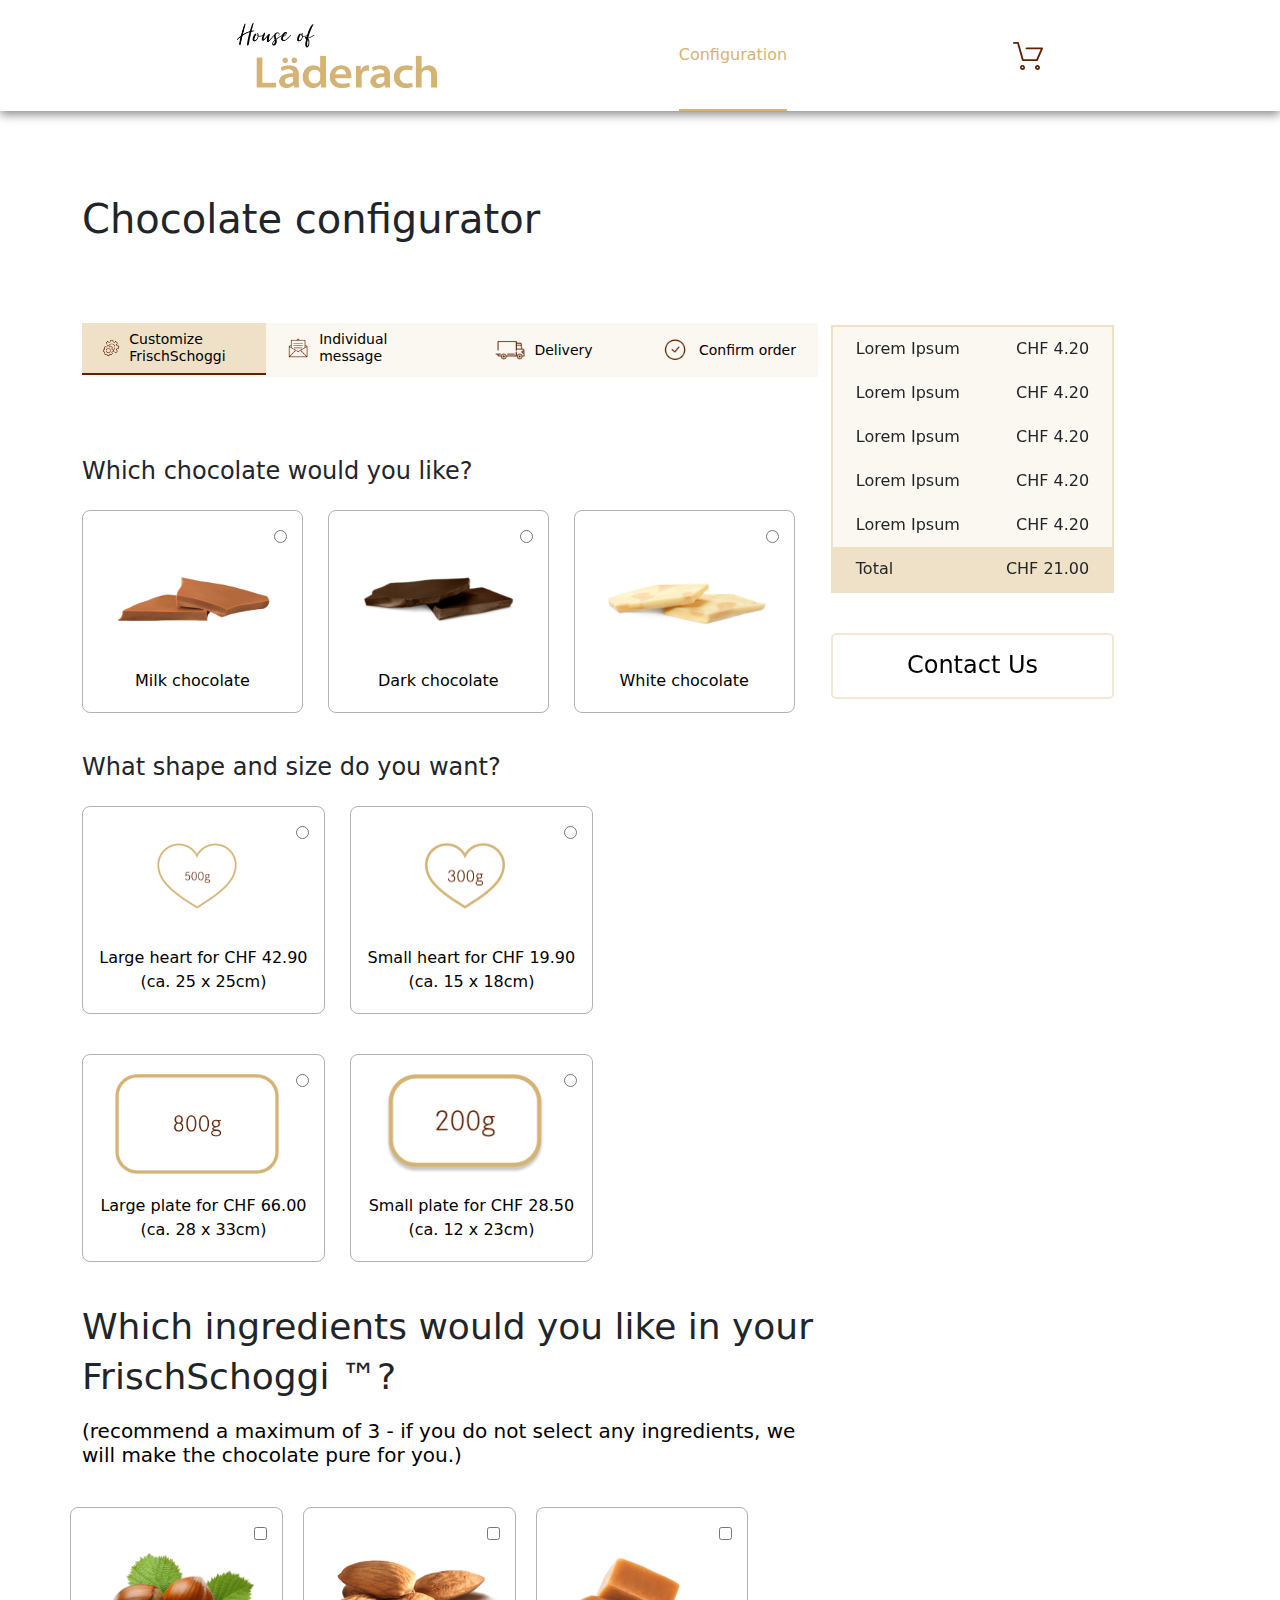
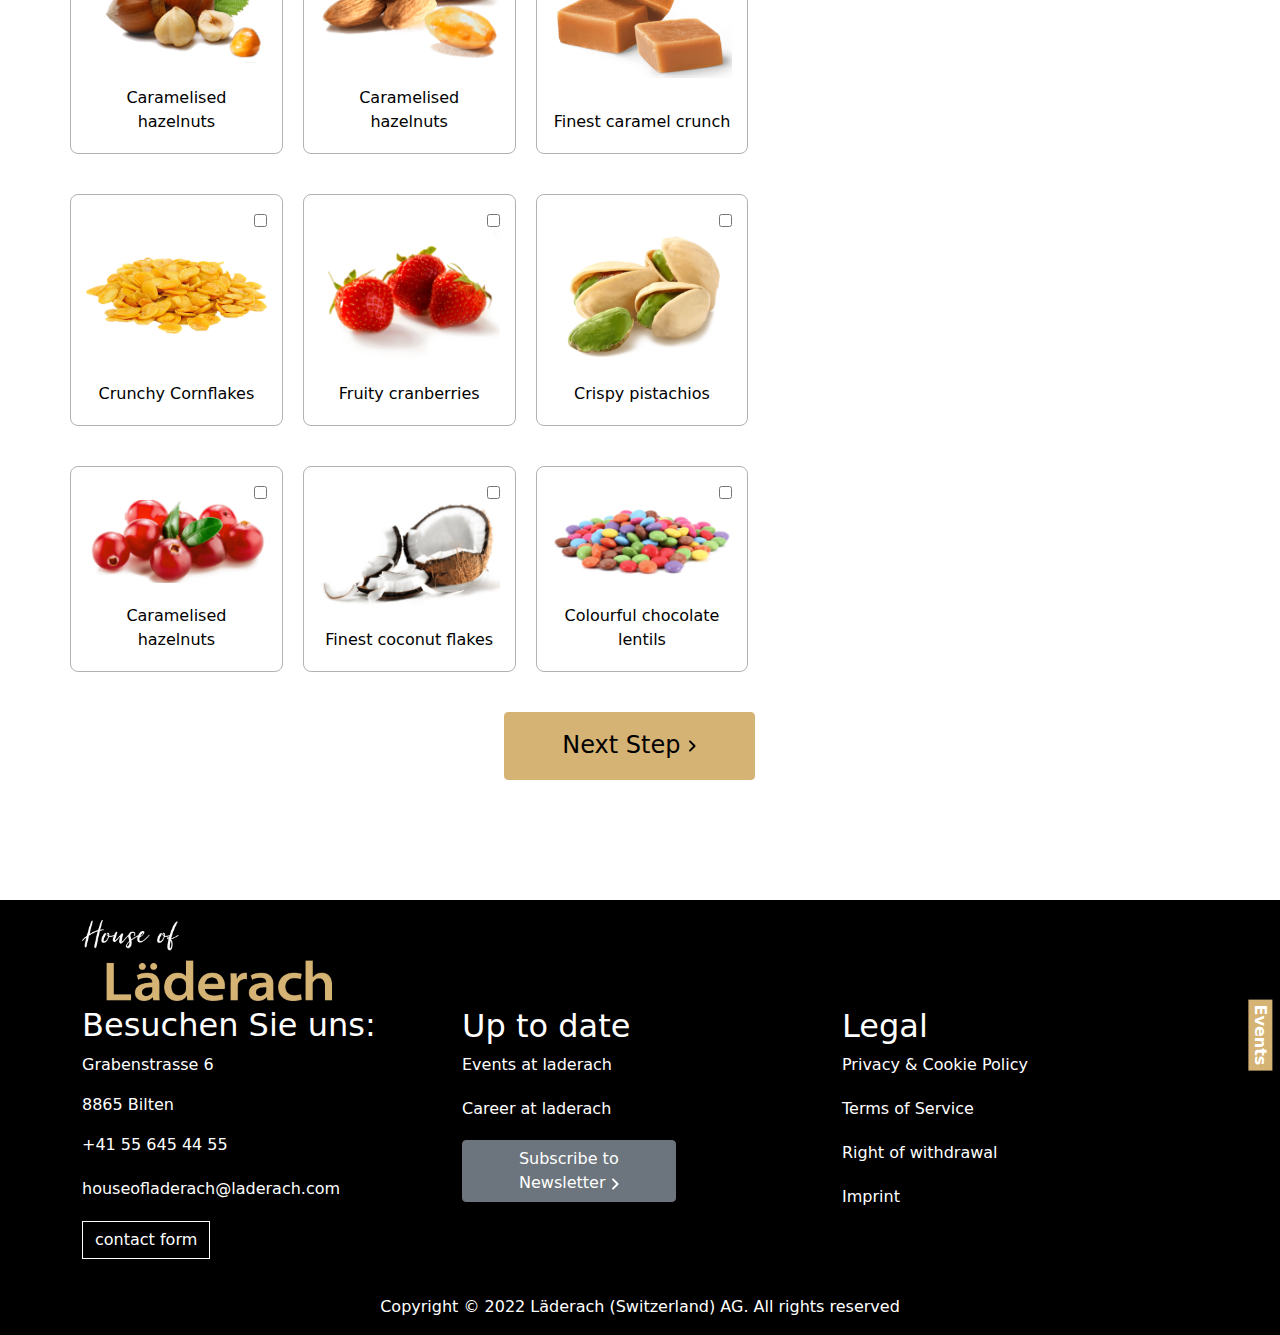
<file: customization.html>
<!DOCTYPE html>
<html lang="en">
<head>
    <meta charset="UTF-8">
    <meta http-equiv="X-UA-Compatible" content="IE=edge">
    <meta name="viewport" content="width=device-width, initial-scale=1.0">
    <title>customization</title>
    
    <!-- BOOTSTRAP CSS -->
    <link rel="stylesheet" href="./bootstrap/css/bootstrap.css">

    <!-- CUSTOME CSS -->
    <link rel="stylesheet" href="./css/style.css">
</head>
<body >
    <header class="configuration d-flex align-items-center pt-2 pb-2">
        <div class="container-fluid">
            <nav class="nav align-items-center justify-content-evenly">
                <a class="navbar-brand" href="index.html"><img class="img-fluid" src="./image/L_House_of_Laederach_RGB-1536x500.png" alt="House_of_Laederach"></a>
              <a class="nav-link active" href="#">Configuration</a>
              <div class="icon cart-icon">
                  <a class="header-cart" href="#">
                    <svg class="img-fluid" width="30" height="28" viewBox="0 0 30 28" fill="none" xmlns="http://www.w3.org/2000/svg">
                        <path fill-rule="evenodd" clip-rule="evenodd" d="M29.9241 6.82262L24.7893 18.4475C24.6436 18.7818 24.3103 18.9989 23.9412 19H9.82603C9.40877 19.0007 9.04255 18.7263 8.93164 18.3298L4.32082 1.90746L4.29889 1.82579H0.926064C0.414613 1.82579 0 1.41707 0 0.912902C0 0.408731 0.414613 1.88982e-05 0.926064 1.88876e-05H4.991C5.40945 -0.00262422 5.77742 0.272383 5.88782 0.670267L10.4986 17.1022L10.5206 17.1838H23.3198L27.5894 7.5217L27.6552 7.37035H13.4815C12.9879 7.34539 12.6006 6.94354 12.6006 6.45626C12.6006 5.96899 12.9879 5.56714 13.4815 5.54218H29.0784C29.3886 5.54144 29.6782 5.69503 29.8485 5.95058C30.0192 6.21081 30.0475 6.53763 29.9241 6.82262Z" fill="#612000"></path>
                        <path fill-rule="evenodd" clip-rule="evenodd" d="M7.19311 24.5367C7.58317 23.6025 8.49809 22.9958 9.5104 23C10.886 23.0057 11.9986 24.1218 12 25.4974C12.001 26.5097 11.3915 27.4227 10.4561 27.8099C9.52076 28.197 8.44424 27.9819 7.72954 27.2649C7.01484 26.548 6.80305 25.4708 7.19311 24.5367ZM8.75223 25.8125C8.87975 26.1183 9.17905 26.3171 9.5104 26.316C9.72728 26.316 9.93524 26.2297 10.0883 26.0761C10.2415 25.9225 10.3271 25.7143 10.3264 25.4974C10.3264 25.166 10.1267 24.8674 9.82049 24.7408C9.51426 24.6143 9.16195 24.6848 8.92802 24.9194C8.6941 25.1541 8.6247 25.5067 8.75223 25.8125Z" fill="#612000"></path>
                        <path fill-rule="evenodd" clip-rule="evenodd" d="M24.492 23C25.8042 22.999 26.8953 24.0082 26.9944 25.3147C27.0377 25.9681 26.8277 26.6131 26.4078 27.1161L26.3844 27.1395C25.9568 27.6391 25.348 27.9486 24.6919 28H24.4894C23.5106 27.9919 22.6258 27.4164 22.2227 26.5257C21.8197 25.635 21.9719 24.5916 22.6127 23.8528C23.0477 23.347 23.6698 23.0393 24.3363 23H24.492ZM23.6821 25.5039C23.6821 25.9548 24.0482 26.3204 24.4998 26.3204C24.9514 26.3204 25.3175 25.9548 25.3175 25.5039C25.3175 25.053 24.9514 24.6874 24.4998 24.6874C24.0482 24.6874 23.6821 25.053 23.6821 25.5039Z" fill="#612000"></path>
                        </svg>
                  </a>
              </div>
            </nav>
        </div>
    </header>
    <main>
        <section class="chocolate-configuration">
            <div class="container-fluid">
                <div class="form-box">
                    <div class="container">
                        <div class="row">
                            <div class=" col-sm-12 col-md-12 col-lg-8 ">
                                <div class="configuration-form">
                                    <form action="#">
                                        <h3 class="title" >Chocolate configurator</h3>


                                        
                                       

                                        <ul class="nav nav-pills mb-5 " id="pills-tab" role="tablist">
                                            <li class="nav-item " role="presentation">
                                            <div class="nav-link active form-wizard-step" id="pills-home-tab" data-bs-toggle="pill" data-bs-target="#pills-home"             type="button"     role="tab" aria-controls="pills-home" aria-selected="true">
                                                <div class="form-wizard-icon">
                                                    <img class="img-fluid" src="./image/customize.png" alt="customize">
                                                </div>
                                                <p>Customize FrischSchoggi</p>
                                            </div>
                                            </li>                              
                                            <li class="nav-item  " role="presentation">
                                            <div class="nav-link form-wizard-step" id="pills-message-tab" data-bs-toggle="pill" data-bs-target="#pills-message"             type="button"     role="tab" aria-controls="pills-message" aria-selected="false">
                                                <div class="form-wizard-icon">
                                                    <img class="img-fluid" src="./image/msg.png" alt="customize">
                                                </div>
                                                <p>Individual message</p>
                                            </div>
                                            </li>
                                            <li class="nav-item  " role="presentation">
                                            <div class="nav-link form-wizard-step" id="pills-delivery-tab" data-bs-toggle="pill" data-bs-target="#pills-delivery"             type="button"     role="tab" aria-controls="pills-delivery" aria-selected="false">
                                                <div class="form-wizard-icon">
                                                    <img class="img-fluid" src="./image/van.png" alt="customize">
                                                </div>
                                                <p>Delivery</p>
                                            </div>
                                            </li>
                                            <li class="nav-item  " role="presentation">
                                            <div class="nav-link form-wizard-step" id="pills-confirm-tab" data-bs-toggle="pill" data-bs-target="#pills-confirm"             type="button"     role="tab" aria-controls="pills-confirm" aria-selected="false">
                                                <div class="form-wizard-icon">
                                                    <img class="img-fluid" src="./image/check.png" alt="checked">
                                                </div>
                                                <p>Confirm order</p>
                                            </div>
                                            </li>
                                          </ul>
                                          <div class="tab-content" id="pills-tabContent">
                                            <div class="tab-pane fade show active" id="pills-home" role="tabpanel" aria-labelledby="pills-home-tab">
                                                <fieldset>
                                                    <h4 class="form mb-4">Which chocolate would you like?</h4>
                                                    <div class="form-group chocolate-types">
                                                        
                                                            
                                                                <label class="focus-color" >
                                                                
                                                                    <input type="radio" name="c_type"  id="css"> 
                                                                    <img class="img-fluid img-responsive" src="./image/Laderach_Milchschokolade 1.jpg" alt="chocolate">
                                                                    <span>Milk chocolate</span>
                                                                </label>
                                                            
                                                            
                                                                <label  class="focus-color" >
                                                                    <input type="radio" name="c_type"  id="css">
                                                                    <img class="img-fluid img-responsive" src="./image/Laderach_Milchschokolade dark .jpg" alt="chocolate">
                                                                    <span>Dark chocolate</span>
                                                                </label>
                                                            
                                                            
                                                                <label  class="focus-color" >
                                                                    <input type="radio" name="c_type" id="css">
                                                                    <img class="img-fluid img-responsive" src="./image/Laderach_Milchschokolade white.jpg" alt="chocolate">
                                                                    <span>White chocolate</span>
                                                                </label>
                                                           
                                                            
                                                       
                                                    </div> 
                                                    <div class="form-group chocolate-shape">
                                                        <h4 class="form mb-4">What shape and size do you want?</h4>
                                                        
                                                            <label class="focus-color" >
                                                                <input type="radio"  name="c_type"  id="">
                                                                <img class="img-fluid img-responsive" src="./image/500g.png" alt="shape">
                                                                <span>Large heart for CHF 42.90 (ca. 25 x 25cm)</span>
                                                            </label>
                                                            <label class="focus-color" >
                                                                <input type="radio"  name="c_type"  id="">
                                                                <img class="img-fluid img-responsive" src="./image/300g.png" alt="shape">
                                                                <span>Small heart for CHF 19.90 (ca. 15 x 18cm)</span>
                                                            </label>
                                                            <label class="focus-color" >
                                                                <input type="radio"  name="c_type"  id="">
                                                                <img class="img-fluid img-responsive" src="./image/800g.png" alt="shape">
                                                                <span>Large plate for CHF 66.00 (ca. 28 x 33cm)</span>
                                                            </label>
                                                            <label class="focus-color" >
                                                                <input type="radio"  name="c_type"  id="">
                                                                <img class="img-fluid img-responsive" src="./image/200g.png" alt="shape">
                                                                <span>Small plate for CHF 28.50 (ca. 12 x 23cm)</span>
                                                            </label>

                                                        
                                                    </div>
                                                    <div class="form-group chocolate-ingredients">
                                                        <h4 class="form mb-3">Which ingredients would you like in your FrischSchoggi ™?

                                                        </h4>
                                                        <p > (recommend a maximum of 3 - if you do not select any ingredients, we will make the chocolate pure for you.)</p>
                                                        
                                                        <div class="row">

                                                            <label   class="focus-color" >
                                                                <input type="checkbox"  name="c_type"  id="">
                                                                <img class="img-fluid" src="./image/hazelnut.png" alt="fruit">
                                                                <span>Caramelised hazelnuts</span>
                                                            </label>
                                                            <label   class="focus-color" >
                                                                <input type="checkbox"  name="c_type"  id="">
                                                                <img class="img-fluid" src="./image/Caramelised hazelnuts.png" alt="Caramelised hazelnuts">
                                                                <span>Caramelised hazelnuts</span>
                                                            </label>
                                                            <label   class="focus-color" >
                                                                <input type="checkbox"  name="c_type"  id="">
                                                                <img class="img-fluid" src="./image/Finest caramel crunch.jpg" alt="Finest caramel crunch">
                                                                <span>Finest caramel crunch</span>
                                                            </label>
                                                            <label   class="focus-color" >
                                                                <input type="checkbox"  name="c_type"  id="">
                                                                <img class="img-fluid" src="./image/Finest caramel crunch.png" alt="Crunchy Cornflakes">
                                                                <span>Crunchy Cornflakes</span>
                                                            </label>
                                                            <label   class="focus-color" >
                                                                <input type="checkbox"  name="c_type"  id="">
                                                                <img class="img-fluid" src="./image/Fruity cranberries.jpg" alt="Fruity cranberries">
                                                                <span>Fruity cranberries</span>
                                                            </label>
                                                            <label   class="focus-color" >
                                                                <input type="checkbox"  name="c_type"  id="">
                                                                <img class="img-fluid" src="./image/Crispy pistachios.jpg" alt="Crispy pistachios">
                                                                <span>Crispy pistachios</span>
                                                            </label>
                                                            <label   class="focus-color" >
                                                                <input type="checkbox"  name="c_type"  id="">
                                                                <img class="img-fluid" src="./image/Caramelised hazelnuts red.jpg" alt="Caramelised hazelnuts">
                                                                <span>Caramelised hazelnuts</span>
                                                            </label>
                                                            <label   class="focus-color" >
                                                                <input type="checkbox"  name="c_type"  id="">
                                                                <img class="img-fluid" src="./image/Finest coconut flakes.jpg" alt="Finest coconut flakes">
                                                                <span>Finest coconut flakes</span>
                                                            </label>
                                                            <label   class="focus-color" >
                                                                <input type="checkbox"  name="c_type"  id="">
                                                                <img class="img-fluid" src="./image/Colourful chocolate.jpg" alt="Colourful chocolate
                                                                lentils">
                                                                <span>Colourful chocolate
                                                                    lentils</span>
                                                            </label>
                                                        </div>
                                                        
                                                    </div>
                                                    <div class="row">
                                                        <div class="col-lg-11">
                                                            <div class="form-wizard-buttons justify-content-end">
                                                                <a class="btn btn-next" href="#" role="button" onclick="document.getElementById('pills-message-tab').click();">Next Step <span>
                                                                    <svg class="img-fluid" width="8" height="12" viewBox="0 0 8 12" fill="none" xmlns="http://www.w3.org/2000/svg">
                                                                    <path d="M1.29006 9.87998L5.17006 5.99998L1.29006 2.11998C0.900059 1.72998 0.900059 1.09998 1.29006 0.70998C1.68006 0.31998 2.31006 0.31998 2.70006 0.70998L7.29006 5.29998C7.68006 5.68998 7.68006 6.31998 7.29006 6.70998L2.70006 11.3C2.31006 11.69 1.68006 11.69 1.29006 11.3C0.910059 10.91 0.900059 10.27 1.29006 9.87998Z" fill="black"/>
                                                                    </svg>
                                                                    </span>
                                                                </a>
                                                            </div>    
                                                        </div>
                                                    </div>  
                                                                            
                                                </fieldset>

                                            </div>
                                            <div class="tab-pane fade" id="pills-message" role="tabpanel" aria-labelledby="pills-message-tab">

                                                
                                                
                                                
                                                
                                                <fieldset>
                                                    <div class="form-group individual-msg mb-60">
                                                        <h4 class="title">Do you want to add individual message?</h4>
                                                        
                                                            <label class="gold-round-border">
                                                                <input type="radio" name="individual_msg" id="individualMsgYes" onclick="myFunction()" >
                                                                <span>Yes</span>
                                                            </label>
                                                            
                                                            <label class="gold-round-border">
                                                               <input type="radio" name="individual_msg" id="individualMsgNo" onclick="myFunction()">
                                                                <span> No </span>
                                                            </label>

                                                       
                                                    </div>

                                                    <div class="row" id="show-content" style="display: none;">
                                                        <div class=" col-12">
                                                            <div class="yes-content">
                                                                <h4 class="">Labelling only possible in combination with your own FrischSchoggi™. You will find already labelled FrischSchoggi™ hearts from our standard assortment in <span class="gold-text">  unserem Online Shop.</span></h4>
                                                            </div>
                                                            <p  class=" p-text p-color">Our Confiseure label according to your text specifications:</p>
                                                            <div class="row">
                                                                <div class="col-sm-1 col-md-3 col-lg-3 ">
                                                                    <div class="dynamic-image mb-40 text-center">
                                                                        <img src="./image/love.jpg" alt="love">
                                                                    </div>
                                                                </div>
                                                            </div>
                                                            <p class="dynamic-image-details mb-60">Lid "Heart - large" for CHF 11.50 (115g | 45 characters): <span class="p-color">This lid is made of white chocolate and is fixed to your FrischSchoggi™ heart with a drop of chocolate.</span> </p>
                                                            
                                                                    <div class="mb-4">
                                                                        <span class="d-block mb-3">Your desired text on the "Heart - large":</span>
                                                                        <textarea name="individual-msg" id="" class="form-control " placeholder="max. 45 characters with blanks"></textarea>
                                                                    </div>
                                                                    
                                                                
                                                            
                                                        </div>
                                                    </div>







                                                    <div class="form-wizard-buttons">
                                                        <a class="btn btn-previous" href="#" role="button" onclick="document.getElementById('pills-home-tab').click();"> <span>
                                                            <svg width="8" height="12" viewBox="0 0 8 12" fill="none" xmlns="http://www.w3.org/2000/svg">
                                                            <path d="M6.70994 2.12002L2.82994 6.00002L6.70994 9.88002C7.09994 10.27 7.09994 10.9 6.70994 11.29C6.31994 11.68 5.68994 11.68 5.29994 11.29L0.709941 6.70002C0.319941 6.31002 0.319941 5.68002 0.709941 5.29002L5.29994 0.700021C5.68994 0.310021 6.31994 0.310021 6.70994 0.700021C7.08994 1.09002 7.09994 1.73002 6.70994 2.12002Z" fill="black"/>
                                                            </svg>    
                                                            </span>Previous Step
                                                        </a>
                                                        <a class="btn btn-next" href="#" role="button" onclick="document.getElementById('pills-delivery-tab').click();">Next Step <span>
                                                            <svg width="8" height="12" viewBox="0 0 8 12" fill="none" xmlns="http://www.w3.org/2000/svg">
                                                            <path d="M1.29006 9.87998L5.17006 5.99998L1.29006 2.11998C0.900059 1.72998 0.900059 1.09998 1.29006 0.70998C1.68006 0.31998 2.31006 0.31998 2.70006 0.70998L7.29006 5.29998C7.68006 5.68998 7.68006 6.31998 7.29006 6.70998L2.70006 11.3C2.31006 11.69 1.68006 11.69 1.29006 11.3C0.910059 10.91 0.900059 10.27 1.29006 9.87998Z" fill="black"/>
                                                            </svg>
                                                            </span>
                                                        </a>
                                                    </div>   
                                                </fieldset>


                                            </div>
                                            <div class="tab-pane fade" id="pills-delivery" role="tabpanel" aria-labelledby="pills-delivery-tab">


                                                <fieldset>
                                                    <div class="form-group individual-msg mb-60">
                                                        <h4 class="title">Lorem ipsum dolor sit amet, consectetur adipiscing elit. Ut feugiat duis felis, sit. Id urna.</h4>
                                                        

                                                            <label class="gold-round-border">
                                                                <input type="radio" name="individual_msg" id="individualMsgYes" onclick="myFunction()">
                                                                <span>Delivery</span>
                                                            </label>
                                                            
                                                            <label class="gold-round-border">
                                                               <input type="radio" name="individual_msg" id="individualMsgNo" onclick="myFunction()">
                                                                <span> Pick-Up</span>
                                                            </label>
                                                        
                                                    </div>
                                                    <div id="delivery-content" style="display: none;">
                                                        <p>Please proceed to checkout to input your billing and shipping details for delivery.</p>
                                                    </div>
                                                    <div class="pickup-date-time mb-5">

                                                    
                                                                <div class="row">
                                                                    <div class="col-lg-6">
                                                                        <div class="row">

                                                                            <label class="mb-3">
                                                                                <p>Choose Date</p>
                                                                                <input  type="date" name="pickup_date" id="datetime" class="form-control">
                                                                            </label>
                                                                        
                                                                        
                                                                            <label >
                                                                                <p>Choose Date</p>
                                                                                <input type="time" name="pickup_date" id="" class="form-control">
                                                                            </label>
                                                                        </div>

                                                                    </div>
                                                                </div>                                             
                                                    </div>



                                                    <div class="form-wizard-buttons">
                                                        <a class="btn btn-previous" href="#" role="button" onclick="document.getElementById('pills-message-tab').click();"> <span>
                                                            <svg width="8" height="12" viewBox="0 0 8 12" fill="none" xmlns="http://www.w3.org/2000/svg">
                                                            <path d="M6.70994 2.12002L2.82994 6.00002L6.70994 9.88002C7.09994 10.27 7.09994 10.9 6.70994 11.29C6.31994 11.68 5.68994 11.68 5.29994 11.29L0.709941 6.70002C0.319941 6.31002 0.319941 5.68002 0.709941 5.29002L5.29994 0.700021C5.68994 0.310021 6.31994 0.310021 6.70994 0.700021C7.08994 1.09002 7.09994 1.73002 6.70994 2.12002Z" fill="black"/>
                                                            </svg>    
                                                            </span>Previous Step
                                                        </a>
                                                        <a class="btn btn-next" href="#" role="button" onclick="document.getElementById('pills-confirm-tab').click();">Next Step <span>
                                                            <svg width="8" height="12" viewBox="0 0 8 12" fill="none" xmlns="http://www.w3.org/2000/svg">
                                                            <path d="M1.29006 9.87998L5.17006 5.99998L1.29006 2.11998C0.900059 1.72998 0.900059 1.09998 1.29006 0.70998C1.68006 0.31998 2.31006 0.31998 2.70006 0.70998L7.29006 5.29998C7.68006 5.68998 7.68006 6.31998 7.29006 6.70998L2.70006 11.3C2.31006 11.69 1.68006 11.69 1.29006 11.3C0.910059 10.91 0.900059 10.27 1.29006 9.87998Z" fill="black"/>
                                                            </svg>
                                                            </span>
                                                        </a>
                                                    </div> 
                                                </fieldset>
                                            </div>
                                            <div class="tab-pane fade" id="pills-confirm" role="tabpanel" aria-labelledby="pills-confirm-tab">

                                                <fieldset>
                                                    <div class="confirm-order">
                                                        <div class="confirm-oder-type">
                                                            <h4 class="mb-4">Selected chocolate</h4>
                                                            <label>
                                                                <img class="img-fluid" src="./image/Laderach_Milchschokolade 1.jpg" alt="chocolate">
                                                                <span >Milk chocolate</span>
                                                            </label>
                                                        </div>
                                                        <div class="confirm-order-shape">
                                                            <h4 class="mb-4">Selected shape</h4>
                                                            <label>
                                                                <img class="img-fluid" src="./image/500g.png" alt="shape">
                                                                <span>Large heart for CHF 42.90 (ca. 25 x 25cm)</span>
                                                            </label>
                                                        </div>
                                                        <div class="row">
                                                            <div class="col-lg-9">
                                                                <div class="confirm-order-ingredients ">
                                                                    <h4 class="mb-4">Selected ingredients</h4>
                                                                    <div class="row">
                                                                        <label>
                                                                            <img class="img-fluid" src="./image/Finest caramel crunch.jpg" alt="caramel crunch">
                                                                            <span>Caramelised hazelnuts</span>
                                                                        </label>
                                                                        <label>
                                                                            <img class="img-fluid" src="./image/Caramelised hazelnuts.jpg" alt="Caramelised hazelnuts">
                                                                            <span>Crunchy Cornflakes</span>
                                                                        </label>
                                                                        <label>
                                                                            <img class="img-fluid" src="./image/Crispy pistachios.jpg" alt="Crispy pistachios">
                                                                            <span>Fruity cranberries</span>
                                                                        </label>
                                                                    </div>
                                                                </div>
                                                            </div>
                                                        </div>
                                                    </div>
                                                    <div class="customize-labelling mb-100">
                                                        <p class="h4 mb-40">Customized labelling</p>
                                                        <textarea class="form-control" name="customize-label" id="" cols="30" rows="3" placeholder="Lorem ipsum dolor sit amet, consectetur adipiscing elit."></textarea>
                                                    </div>
                                                    <div class="form-wizard-buttons">
                                                        <a class="btn btn-previous" href="#" role="button" onclick="document.getElementById('pills-delivery-tab').click();"> <span>
                                                            <svg width="8" height="12" viewBox="0 0 8 12" fill="none" xmlns="http://www.w3.org/2000/svg">
                                                            <path d="M6.70994 2.12002L2.82994 6.00002L6.70994 9.88002C7.09994 10.27 7.09994 10.9 6.70994 11.29C6.31994 11.68 5.68994 11.68 5.29994 11.29L0.709941 6.70002C0.319941 6.31002 0.319941 5.68002 0.709941 5.29002L5.29994 0.700021C5.68994 0.310021 6.31994 0.310021 6.70994 0.700021C7.08994 1.09002 7.09994 1.73002 6.70994 2.12002Z" fill="black"/>
                                                            </svg>    
                                                            </span>Previous Step
                                                        </a>
                                                        <a class="btn btn-next" href="bill.html" role="button">Next Step <span>
                                                            <svg width="8" height="12" viewBox="0 0 8 12" fill="none" xmlns="http://www.w3.org/2000/svg">
                                                            <path d="M1.29006 9.87998L5.17006 5.99998L1.29006 2.11998C0.900059 1.72998 0.900059 1.09998 1.29006 0.70998C1.68006 0.31998 2.31006 0.31998 2.70006 0.70998L7.29006 5.29998C7.68006 5.68998 7.68006 6.31998 7.29006 6.70998L2.70006 11.3C2.31006 11.69 1.68006 11.69 1.29006 11.3C0.910059 10.91 0.900059 10.27 1.29006 9.87998Z" fill="black"/>
                                                            </svg>
                                                            </span>
                                                        </a>
                                                    </div> 
                                                </fieldset>
                                            </div>
                                          </div>

                                    </form>
                                </div>
                            </div>
                            <div class=" col-sm-12 col-md-12 col-lg-3">
                                <div class="price-padding ">
                                    <div class="price-contact">
                                        <div class="price-border">
                                            <table class="padding-all">
                                                
                                                    <tr>
                                                        <th>Lorem Ipsum</th>
                                                        <td> CHF 4.20</td>
                                                    </tr>
                                                    <tr>
                                                        <th>Lorem Ipsum</th>
                                                        <td> CHF 4.20</td>
                                                    </tr>
                                                    <tr>
                                                        <th>Lorem Ipsum</th>
                                                        <td> CHF 4.20</td>
                                                    </tr>
                                                    <tr>
                                                        <th>Lorem Ipsum</th>
                                                        <td> CHF 4.20</td>
                                                    </tr>
                                                    <tr>
                                                        <th>Lorem Ipsum</th>
                                                        <td> CHF 4.20</td>
                                                    </tr>                          
                                                <tr class="colorfull-bg">
                                                    <th>Total</th>
                                                    <td> CHF 21.00</td>
                                                </tr>
                                            </table>
                                        </div>
                                        <div class="contact-us">
                                            <a class="btn contact-us-btn" href="">Contact Us</a>
                                        </div>
                                    </div>
                                </div>
                            </div>
                        </div>
                        
                    </div>
                </div>
            </div>
        </section>
    </main>
    <footer class="black-bg">
        <div class="footer-top">
            <div class="container">
                <div class="row">
                    <div class="col-sm-12 col-md-4 col-lg-4 mb-3 ">
                        <div class="footer-logo">
                            <a class="footer-brand" href="#"><img class="img-fluid" src="./image/L_House_of_Laederach_RGB 1.png" alt="House_of_Laederach"></a>

                        </div>
                        <h2>Besuchen Sie uns:</h2>
                        <div class="address-details">
                            <p>Grabenstrasse 6
                            </p>
                            <p>
                                8865 Bilten
                            </p>
                            <div class="btn-group-vertical">
                                <a href="tel:+41 55 645 44 55">+41 55 645 44 55</a>
                                <a href="mailto:houseofladerach@laderach.com">houseofladerach@laderach.com</a>
                                <div class="contact-form-btn">
                                    <a href="" class="btn btn-danger">contact form</a>
                                </div>
                            </div>
                        </div>
                    </div>
                    <div class="col-sm-12 col-md-4 col-lg-4 mb-3 ">
                        <div class="wrap">
                            <div class="wrap-inner">
                                <h2>Up to date</h2>
                                <div class="btn-group-vertical">
                                    <a href="#">Events at laderach</a>
                                    <a href="#">Career at laderach</a>
                                    <a href="#" class="btn btn-outline-secondary">Subscribe to Newsletter <span>
                                        <svg width="8" height="12" viewBox="0 0 8 12" fill="none" xmlns="http://www.w3.org/2000/svg">
                                        <path d="M1.29006 9.87998L5.17006 5.99998L1.29006 2.11998C0.900059 1.72998 0.900059 1.09998 1.29006 0.70998C1.68006 0.31998 2.31006 0.31998 2.70006 0.70998L7.29006 5.29998C7.68006 5.68998 7.68006 6.31998 7.29006 6.70998L2.70006 11.3C2.31006 11.69 1.68006 11.69 1.29006 11.3C0.910059 10.91 0.900059 10.27 1.29006 9.87998Z" fill="#ffffff"/>
                                        </svg>
                                        </span>
                                    </a>
                                </div>
                            
                            </div>
                        </div>
                    </div>
                    <div class="col-sm-12 col-md-4 col-lg-4 mb-3 ">
                        <div class="wrap">
                            <div class="wrap-inner">
                                <h2>Legal</h2>
                                <div class="btn-group-vertical">
                                    <a href="#">Privacy & Cookie Policy</a>
                                    <a href="#">Terms of Service</a>
                                    <a href="#">Right of withdrawal</a>
                                    <a href="#">Imprint</a>
                                </div>
                            </div>
                        </div>
                    </div>
                </div>
            </div>
        </div>
        <section class="footer-bottom">
            <div class="container">
                <p class="text-center pb-3 mb-0">Copyright © 2022 Läderach (Switzerland) AG. All rights reserved </p>
            </div>
        </section>
        <a href="#" class="rotate-text footer">Events</a>
    </footer>

    <!-- BOOTSTRAP JS -->
    <script src="./bootstrap/js/bootstrap.min.js"></script>
    

    <script>
        function myFunction(){
            var x = document.getElementById("show-content")
            if (x.style.display === "none") {
                x.style.display = "block";
                } else {
                x.style.display = "none";
                }
            var y = document.getElementById("delivery-content")
            if (y.style.display === "none") {
                y.style.display = "block";
                } else {
                y.style.display = "none";
                }
           
        }
        
        
        
        
    </script>
</body>
</html>
</file>
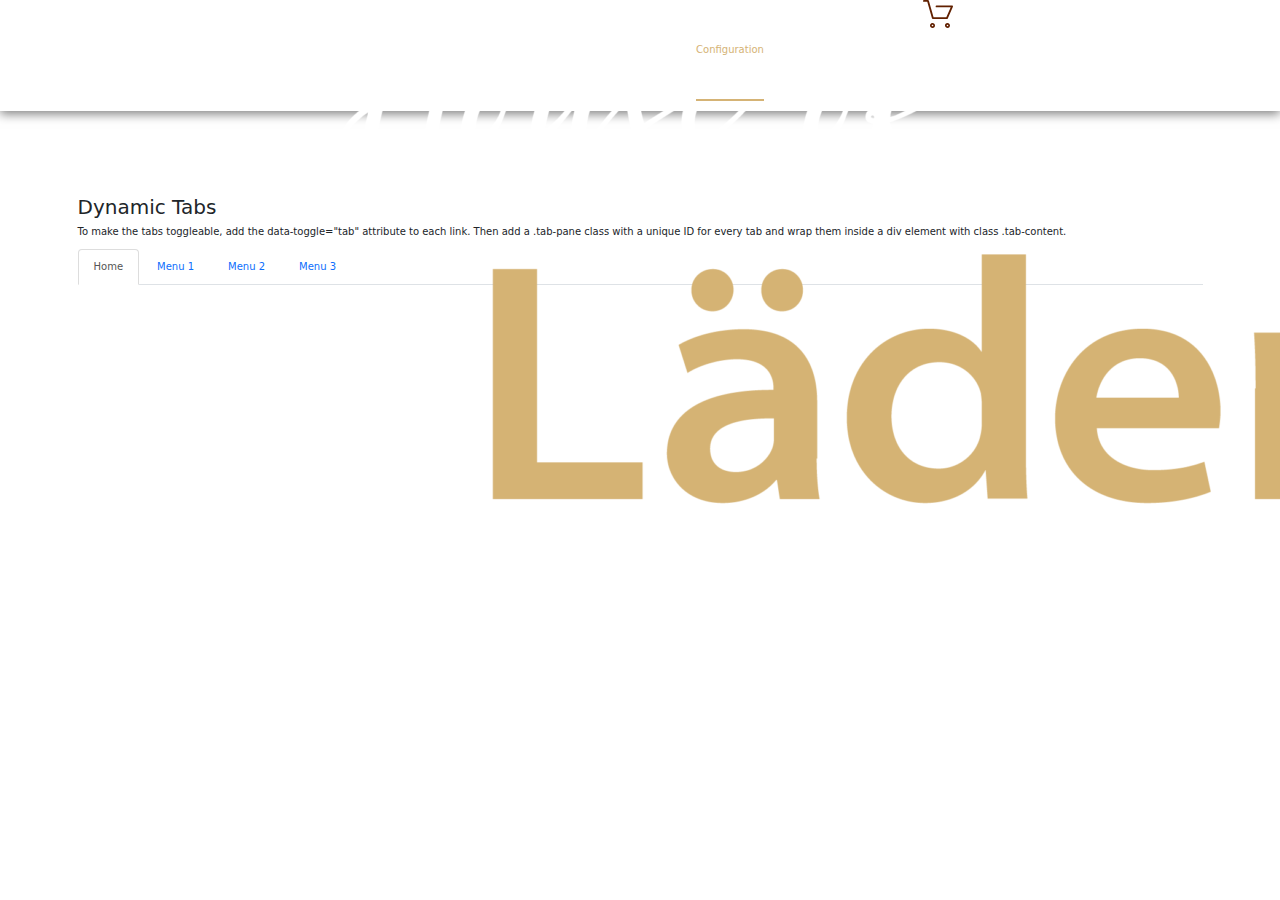
<file: Untitled-1.html>
<!DOCTYPE html>
<html lang="en">
<head>
  <title>Bootstrap Example</title>
  <meta charset="utf-8">
  <meta name="viewport" content="width=device-width, initial-scale=1">
  <link rel="stylesheet" href="https://maxcdn.bootstrapcdn.com/bootstrap/3.4.1/css/bootstrap.min.css">
  <script src="https://ajax.googleapis.com/ajax/libs/jquery/3.5.1/jquery.min.js"></script>
  <script src="https://maxcdn.bootstrapcdn.com/bootstrap/3.4.1/js/bootstrap.min.js"></script>
   <!-- BOOTSTRAP CSS -->
   <link rel="stylesheet" href="./bootstrap/css/bootstrap.css">

   <!-- CUSTOME CSS -->
   <link rel="stylesheet" href="./css/style.css">
</head>
<body>
    <header class="configuration">




      
        <div class="container-fluid">
            <nav class="nav justify-content-evenly">
                <a class="navbar-brand" href="#"><img src="./image/L_House_of_Laederach_RGB 1.png" alt="House_of_Laederach"></a>
              <a class="nav-link active" href="#">Configuration</a>
              <div class="icon cart-icon">
                  <a class="header-cart" href="#">
                    <svg width="30" height="28" viewBox="0 0 30 28" fill="none" xmlns="http://www.w3.org/2000/svg">
                        <path fill-rule="evenodd" clip-rule="evenodd" d="M29.9241 6.82262L24.7893 18.4475C24.6436 18.7818 24.3103 18.9989 23.9412 19H9.82603C9.40877 19.0007 9.04255 18.7263 8.93164 18.3298L4.32082 1.90746L4.29889 1.82579H0.926064C0.414613 1.82579 0 1.41707 0 0.912902C0 0.408731 0.414613 1.88982e-05 0.926064 1.88876e-05H4.991C5.40945 -0.00262422 5.77742 0.272383 5.88782 0.670267L10.4986 17.1022L10.5206 17.1838H23.3198L27.5894 7.5217L27.6552 7.37035H13.4815C12.9879 7.34539 12.6006 6.94354 12.6006 6.45626C12.6006 5.96899 12.9879 5.56714 13.4815 5.54218H29.0784C29.3886 5.54144 29.6782 5.69503 29.8485 5.95058C30.0192 6.21081 30.0475 6.53763 29.9241 6.82262Z" fill="#612000"></path>
                        <path fill-rule="evenodd" clip-rule="evenodd" d="M7.19311 24.5367C7.58317 23.6025 8.49809 22.9958 9.5104 23C10.886 23.0057 11.9986 24.1218 12 25.4974C12.001 26.5097 11.3915 27.4227 10.4561 27.8099C9.52076 28.197 8.44424 27.9819 7.72954 27.2649C7.01484 26.548 6.80305 25.4708 7.19311 24.5367ZM8.75223 25.8125C8.87975 26.1183 9.17905 26.3171 9.5104 26.316C9.72728 26.316 9.93524 26.2297 10.0883 26.0761C10.2415 25.9225 10.3271 25.7143 10.3264 25.4974C10.3264 25.166 10.1267 24.8674 9.82049 24.7408C9.51426 24.6143 9.16195 24.6848 8.92802 24.9194C8.6941 25.1541 8.6247 25.5067 8.75223 25.8125Z" fill="#612000"></path>
                        <path fill-rule="evenodd" clip-rule="evenodd" d="M24.492 23C25.8042 22.999 26.8953 24.0082 26.9944 25.3147C27.0377 25.9681 26.8277 26.6131 26.4078 27.1161L26.3844 27.1395C25.9568 27.6391 25.348 27.9486 24.6919 28H24.4894C23.5106 27.9919 22.6258 27.4164 22.2227 26.5257C21.8197 25.635 21.9719 24.5916 22.6127 23.8528C23.0477 23.347 23.6698 23.0393 24.3363 23H24.492ZM23.6821 25.5039C23.6821 25.9548 24.0482 26.3204 24.4998 26.3204C24.9514 26.3204 25.3175 25.9548 25.3175 25.5039C25.3175 25.053 24.9514 24.6874 24.4998 24.6874C24.0482 24.6874 23.6821 25.053 23.6821 25.5039Z" fill="#612000"></path>
                        </svg>
                  </a>
              </div>
            </nav>
        </div>
    </header>
<div class="container">
  <h2>Dynamic Tabs</h2>
  <p>To make the tabs toggleable, add the data-toggle="tab" attribute to each link. Then add a .tab-pane class with a unique ID for every tab and wrap them inside a div element with class .tab-content.</p>

  <ul class="nav nav-tabs">
    <li class="active"><a data-toggle="tab" href="#home">Home</a></li>
    <li><a data-toggle="tab" href="#menu1">Menu 1</a></li>
    <li><a data-toggle="tab" href="#menu2">Menu 2</a></li>
    <li><a data-toggle="tab" href="#menu3">Menu 3</a></li>
  </ul>

  <div class="tab-content">
    <div id="home" class="tab-pane fade in active">
      <h3>HOME</h3>
      <p>Lorem ipsum dolor sit amet, consectetur adipisicing elit, sed do eiusmod tempor incididunt ut labore et dolore magna aliqua.</p>
    </div>
    <div id="menu1" class="tab-pane fade">
      <h3>Menu 1</h3>
      <p>Ut enim ad minim veniam, quis nostrud exercitation ullamco laboris nisi ut aliquip ex ea commodo consequat.</p>
    </div>
    <div id="menu2" class="tab-pane fade">
      <h3>Menu 2</h3>
      <p>Sed ut perspiciatis unde omnis iste natus error sit voluptatem accusantium doloremque laudantium, totam rem aperiam.</p>
    </div>
    <div id="menu3" class="tab-pane fade">
      <h3>Menu 3</h3>
      <p>Eaque ipsa quae ab illo inventore veritatis et quasi architecto beatae vitae dicta sunt explicabo.</p>
    </div>
  </div>
</div>

</body>
</html>
</file>
<file: css/style.css>
/**
COMMON CSS START
**/
.btn-previous:hover {
    color: #000000;
    background-color: #D5B375;;
    border-color: #D5B375;
}
.btn-next:hover {
    color: #D5B375;
    background-color: #fff;
    border-color: #D5B375;
}
.btn-primary-gold{
    color: #000000;
    background-color: #D5B375;
    border-color: #D5B375;
    padding: 11px 20px;
    font-size: 24px;
    line-height: 1.4;
    font-weight: 500;
}
.btn-previous {
    color: #000000;
    border-color: #D5B375;
    padding: 16px 40px;
    font-size: 24px;
    line-height: 1.4;
    font-weight: 500;
    width: 289px;
    height: fit-content;
}
.btn-next {
    color: #000000;
    background-color: #D5B375;
    border-color: #D5B375;
    padding: 16px 40px;
    font-size: 24px;
    line-height: 1.4;
    font-weight: 500;
    width: 251px;
    height: fit-content;
}
.btn-apply{
    color: #000000;
    background-color: #D5B375;
    border-color: #D5B375;
    padding: 16px 40px;
    font-size: 24px;
    line-height: 1.4;
    font-weight: 500;
    
    height: fit-content;
}

a{
    text-decoration: none;
}
.black-bg a, .black-bg  h2, .black-bg  p{
    color: #ffffff;
}
td,th {
    border-style: none;
}
.table tr td:last-child{
    text-align: right;
}
.table tr th:last-child{
    text-align: right;
}
.table-cart-heading th{
    background: #EEE1C8;
    padding: 22px 20px;
    
    font-size: 30px;
    line-height: 1.2;
    border: 1px solid #EEE1C8;
    
    
    
}
table.table {
    border: 1px solid rgba(0, 0, 0, 0.3);
    box-sizing: border-box;
    border-radius: 4px;
}
.table-cart-body th {

    padding: 40px 20px;
    font-size: 20px;
    line-height: 1.2;
    font-weight: normal;
}
.table-cart-body td {
    
    padding: 40px 20px;
    font-size: 20px;
    line-height: 1.2;
}
.table-cart-body th{
    color: #612000;
}
.table > :not(:last-child) > :last-child > * {
    border-bottom-color: transparent;
}
.price-table-padding{
    width: 100%;
    background: #FBF7F1;
    border-radius: 4px;
}
.price-table-padding th{
    padding: 20px;
    font-size: 20px;
    line-height: 1.2;
    font-weight: normal;
}
.price-table-padding td{
    padding:  20px;
    font-size: 20px;
    line-height: 1.2;
    text-align: right;
    
}
.mb-100{
    margin-bottom: 100px;
}
.mb-120{
    margin-bottom: 120px;
}
.mt-30{
    margin-top: 30px;
}
.mb-45{
    margin-bottom: 45px;
}
h4.billing-title {
    color: #612000;
    font-size: 30px;
    line-height: 1.2;
    margin-bottom: 36px;
}
/**
COMMON CSS END
**/

/**
HEADER SECTION START
**/
.navbar-light .navbar-toggler-icon{
    background-image: url("data:image/svg+xml,%3csvg xmlns='http://www.w3.org/2000/svg' viewBox='0 0 30 30'%3e%3cpath stroke='rgba%280, 0, 0, 0.55%29' stroke-linecap='round' stroke-miterlimit='10' stroke-width='2' d='M4 7h22M4 15h22M4 23h22'/%3e%3c/svg%3e");
}
.navbar-toggler{
    border: none;
    
}

.navbar-expand-lg .navbar-toggler {
    display: block;
}
a.navbar-brand {
    width: 200px;
}
.nav-scroller.text-center {
    padding: 15px 0;
}
.background-img-content.d-flex.justify-content-center.align-items-center {
    height: 600px;
    background-repeat: no-repeat;
    background-size: cover;
    background-position: center;
}
.btn-gold{
    color: #000000;
    background-color: #D5B375;
    border-color: #D5B375;
    padding: 14px 0;
    font-size: 16px;
    line-height: 1.4;
    font-weight: 500;
    width: 250px;
    height: fit-content;
}

/**
NAV SECTION START
**/
a:hover{
    color: #ffffff;
}
ul>li>a{
    display: block;
}
.rounded-circle {
    width: 70%;
    padding: 12px;
    border-color: #ffffff;
    margin: 0 auto;
}
.icon-box-content  {
    color: #ffffff;
    
}
.inner-content h1 {
    color: #ffffff;
    margin-bottom: 40px;
}
.inner-content p {
    color: #D5B375;
    font-size: 18px;
    line-height: 1.4;
    font-weight: 600;
    margin-bottom: 40px;
}
.background-img-content.d-flex.justify-content-center.align-items-center {
    position: relative;
    margin-bottom: 50px;
}
a.rotate-text {
    transform: rotate(90deg);
    position: fixed;
    right: -16px;
    bottom: 48vh;
    margin-bottom: 0px;
    color: #ffffff;
    background-color: #D5B375;
    padding: 0 5px;
    text-decoration: none;
    font-weight: 600;
    z-index: 1;
}
.bg-color{
    background-color: #D5B375;
}
.customize .pb-sm-5{
    padding-bottom: 2rem !important;
}
ul.list-inline {
    margin-bottom: 0;
}
/**
NAV SECTION END
**/
/**
HEADER SECTION END
**/
.white-bg {
    background-color: #ffffff;
}
.customize .w-30 {
    width: 55%;
}
p.d-inline-block.w-30 {
    border-bottom: 1px solid #D5B375;
}
.customize.row.col-4.text-center.justify-content-center.gy-5 {
    width: 25%;
}
.customize h4 {
    font-size: 18px;
    line-height: 1.2;
}
.customize.row.col-4.text-center.justify-content-center {
    width: 27%;
    row-gap: 52px;
}
p.d-inline-block.w-30.pb-3.ps-0.pe-0.align-top.pb-sm-5 {
    height: 25%;
}
main.main-section h3 {
    color: #D5B375;
}
/**
CUSTOMIZE SECTION START
**/
.price-padding{
    position: relative;
    display: flex;
    justify-content: center;
}
.price-contact{
    position: fixed;
    top: 325px;
    
}
.form-wizard-step{
    display: flex;
    align-items: center;
    justify-content: center;
   
}
.form-wizard-step p{
   margin-bottom: 0;
   color: #000000;
}
.form-wizard-icon {
    width: 25%;
    margin-right: 5px;
}
.configuration-form ul li.nav-item {
    width: 25%;
    background: #FBF7F1;
    font-size: 14px;
    line-height: 1.2;
}
.nav-pills .nav-link.active, .nav-pills .show > .nav-link {
    color: #000000;
    background-color: #EEE1C8;
    border-bottom: 2px solid #612000;
}
.nav-pills .nav-link{
    border-radius: 0;
}
header.configuration {
    height: 111px;
    box-shadow: 0px 3px 10px 0px rgb(0 0 0 / 50%);
    margin-bottom: 84px;
}
.nav a.nav-link.active {
    color: #D5B375;
    border-bottom: 2px solid #D5B375;
    padding: 42px 0;
}
.configuration-form h3 {
    margin-bottom: 80px;
    font-size: 40px;
    line-height: 1.2;
    font-weight: 500;
}
.configuration-form .mb-5 {
    margin-bottom: 5rem !important;
}
h4.title {
    font-size: 30px;
    line-height: 1.2;
    font-weight: normal;
    margin-bottom: 80px;
}

.c_type label span {
    text-align: center;
    display: block;
    padding-bottom: 25px;
    
}
.c_type label {
    border: 1px solid rgba(0, 0, 0, 0.3);
    box-sizing: border-box;
    border-radius: 8px;
}
.chocolate-types label {
    width: 30%;
    color: #000;
    text-align: center;
    border: 1px solid rgba(0, 0, 0, 0.3);
    border-radius: 8px;
    padding: 19px 15px;
    margin-right: 20px;
    margin-bottom: 40px;
    cursor: pointer;
    /* display: flex; */
    align-items: flex-end;
    flex-direction: column;
    justify-content: space-between;
}
.focus-color{
    position: relative;
}
.focus-color:focus-within{
    outline: 4px solid #D5B375;
}
.chocolate-types span{
    width: 100%;
    float: left;
    align-self: center;
    margin-top: 20px;
}
.chocolate-types input[type="radio"] {
    float: right;
    
}
.chocolate-types input[type="radio"]:checked:after {
    content: "";
    width: 12px;
    height: 12px;
    background: #d5b375;
    border-radius: 100%;
    position: absolute;
}
.chocolate-types input[type="radio"]:checked:before {
    content: "";
    position: absolute;
    right: 13px;
    top: 16px;
    width: 18px;
    height: 18px;
    border: 1px solid #d5b375;
    border-radius: 100%;
    background: #fff;
}
.chocolate-shape input[type="radio"] {
    float: right;
}
.chocolate-shape input[type="radio"]:checked:after {
    content: "";
    width: 12px;
    height: 12px;
    background: #d5b375;
    border-radius: 100%;
    position: absolute;
}
.chocolate-shape input[type="radio"]:checked:before {
    content: "";
    position: absolute;
    right: 13px;
    top: 16px;
    width: 18px;
    height: 18px;
    border: 1px solid #d5b375;
    border-radius: 100%;
    background: #fff;
}

.gold-round-border{
    position: relative;
}
.gold-round-border input[type="radio"]:checked:after {
    content: "";
    width: 12px;
    height: 12px;
    background: #d5b375;
    border-radius: 100%;
    position: absolute;
}
.gold-round-border input[type="radio"]:checked:before{
    content: "";
    position: absolute;
    left: 2px;
    top: 2px;
    width: 18px;
    height: 18px;
    border: 1px solid #d5b375;
    border-radius: 100%;
    background: #fff;
}
/* .chocolate-shape {
    display: flex;
    justify-content: space-between;
    margin-bottom: 80px;
    position: relative;
}
.chocolate-shape label {
    width: 33%;
} */
.chocolate-shape label {
    width: 33%;
    color: #000;
    text-align: center;
    border: 1px solid rgba(0, 0, 0, 0.3);
    border-radius: 8px;
    padding: 19px 15px;
    margin-right: 20px;
    margin-bottom: 40px;
    cursor: pointer;
    /* display: flex; */
    align-items: flex-end;
    flex-direction: column;
    justify-content: space-between;
}
.chocolate-shape span{
    width: 100%;
    float: left;
    align-self: center;
    margin-top: 20px;
}
.chocolate-shape label img{
    max-height: 100px;
}
.chocolate-ingredients h4 {
    font-size: 36px;
    line-height: 1.4;
    font-weight: normal;
}
.chocolate-ingredients p {
    font-size: 20px;
    line-height: 1.2;
    font-weight: 300;
    color: #000000;
    margin-bottom: 40px;
}
.chocolate-ingredients label {
    width: 28%;
    color: #000;
    text-align: center;
    border: 1px solid rgba(0, 0, 0, 0.3);
    border-radius: 8px;
    padding: 19px 15px;
    margin-right: 20px;
    margin-bottom: 40px;
    cursor: pointer;
    display: flex;
    align-items: flex-end;
    flex-direction: column;
    justify-content: space-between;
    
}
.chocolate-ingredients span{
    width: 100%;
    float: left;
    align-self: center;
    margin-top: 20px;
}
.chocolate-ingredients input[type="checkbox"] {
    float: right;
}
.chocolate-ingredients input[type="checkbox"]:checked:after {
    content: "";
    display: block;
    position: absolute;
    top: 16px;
    right: 19px;
    width: 6px;
    height: 14px;
    border: solid #d5b375;
    border-width: 0 2px 2px 0;
    transform: rotate(45deg) !important;
}
.chocolate-ingredients input[type="checkbox"]:checked:before {
    content: "";
    position: absolute;
    right: 13px;
    top: 16px;
    width: 18px;
    height: 18px;
    border: 1px solid #d5b375;
    background: #fff;

   
}
.form-wizard-buttons {
    
    display: flex;
    justify-content: space-between;
}
.form-wizard-buttons a.btn-gold {
    
    margin-right: 45px;
}
.border-gold{
    color: #000000;
    background-color: #ffffff;
    border: 2px solid #D5B375;
    padding: 22px 64px;
    font-size: 24px;
    line-height: 1.2;
    font-weight: 500;
}
.form-wizard-buttons a.border-gold {
    float: left;
    
}
.form-box {
    margin-bottom: 120px;
}

.yes-content {
    margin-bottom: 100px;
}
.mb-370{
    margin-bottom: 370px;
}
.individual-msg input[type="radio"] {
    margin: 0 5px;
}
.individual-msg label {
    margin-right: 10px;
}
.mb-60{
    margin-bottom: 60px;
}
.select-pickup{
    margin-bottom: 100px;
}
.gold-text{
    color: #D5B375;
}
.yes-content h4 {
    font-size: 20px;
    line-height: 1.4;
    font-weight: 400;
    margin-bottom: 60px;
}
.p-text  {
    font-size: 20px;
    line-height: 1.4;
    font-weight: 500;
    margin-bottom: 40px;
}
.p-color{
    color: #96684B;
}
.mb-40{
    margin-bottom: 40px;
}
p.dynamic-image-details {
    font-size: 20px;
    line-height: 1.4;
}
.confirm-label{
    
    color: #000000;
    text-align: center;
    
    
    padding: 19px 15px;
    
    margin-bottom: 40px;
    cursor: pointer;
}

.confirm-order span {
    width: 100%;
    float: left;
    align-self: center;
    margin-top: 20px;
}

.confirm-order label {
    width: 28%;
    color: #000;
    text-align: center;
    
    border-radius: 8px;
    padding: 19px 15px;
    margin-right: 20px;
    margin-bottom: 40px;
    cursor: pointer;
    /* display: flex; */
    align-items: flex-end;
    flex-direction: column;
    justify-content: space-between;
    
}

.custom-radio:focus + label:before {
	box-shadow: 0 0 4px 1px rgba(0, 0, 0, 1);
}









/**
CUSTOMIZE SECTION END
**/
/**
BILL SECTION START
**/
.padding-small-device{
    padding: 0 21px;
}
/**
BILL SECTION END
**/
/**
CHECKOUT SECTION START
**/
.paymen-lable label{
    width: 28%;
    text-align: center;
    cursor: pointer;
}
/**
CHECKOUT SECTION END
**/

/**
FOOTER SECTION START
**/
footer.black-bg {
    background: #000000;
    position: relative;
}
.footer-top {
    padding: 20px 0;
}
.footer-logo {
    width: 250px;
    margin-bottom: 5px;
}
.wrap {
    display: flex;
    flex-direction: column;
    justify-content: center;
    height: 100%;
    margin-top: 20px;
}
.btn-group-vertical {
    row-gap: 20px;
    width: 100%;
}
.btn-danger {
    border-radius: 0;
    border-color: #ffffff;
    background-color: #000000;
}
.contact-form-btn:hover a{
    color: #D5B375;
    border-color: #D5B375;
    background-color: #000;
}
a.btn.btn-outline-secondary {
    width: 60%;
    background-color: #6c757d;
}
.btn-outline-secondary:hover {
    color: #D5B375;
    background-color: #6c757d;
    border-color: #D5B375;
}
.wrap-inner {
    height: 205px;
}
a.footer {
    bottom: 32vh;
    position: absolute;
}
.padding-all th, .padding-all td {
    padding: 10px 23px;
}
.padding-all{
    background-color: #FBF7F1;
    ;
}
.padding-all th {
    
    font-weight: normal;
}
.padding-all td {
    font-weight: 500;
    float: right;
}
.padding-all tr.colorfull-bg {
    background: #EEE1C8;
    padding: 10px;
}


.price-border{
    background: #FBF7F1;
    border: 2px solid #EEE1C8;
    margin-bottom: 40px;
}
.price-border table{
    width: 100%;
}
.contact-us-btn {
    border: 2px solid #F3E8D6;
    box-sizing: border-box;
    border-radius: 5px;
    padding: 14px 0;
    text-align: center;
    font-size: 24px;
    line-height: 1.4;
    background-color: #ffffff;
    width: 100%;
    color: #000000;
}




/**
FOOTER SECTION END
**/

/* MEDIA QUERY */
@media screen and (max-width: 992px){
    .chocolate-types label {
        
        margin-bottom: 25px;
        margin-right: 22px;
        font-size: 12px;
        line-height: 1.2;
    }
    .chocolate-shape label{
        
        margin-bottom: 25px;
        margin-right: 15px;
        font-size: 12px;
        line-height: 1.2;
    }
    .chocolate-ingredients label{
        width: 30%;
        padding: 7px;
        margin-bottom: 25px;
        margin-right: 14px;
        font-size: 12px;
        line-height: 1.2;
    }
    h3.title {
        font-size: 31px;
        margin-bottom: 25px;
    }
    h4.form {
        font-size: 19px;
        line-height: 1.4;
    }
    p.form-content {
        font-size: 14px;
        line-height: 1.2;
    }
    
    .price-contact{
        position: relative;
        margin-top: 25px;
        top: 0;
        
    }
    .form-box {
        margin-bottom: 50px;
    }
    .btn-previous {
        font-size: 12px;
        width: 130px;
        height: fit-content;
        padding: 8px 10px;
        
    }
    .btn-next {
        font-size: 12px;
        width: 120px;
        height: fit-content;
        padding: 8px 10px;
        
    }
    
    .confirm-order .confirm-oder-type label {
        width: 50%;
    }
    .confirm-order .confirm-order-shape label {
        width: 50%;
    }
    .paymen-lable label{
        width: 15%;
        
    }
    .btn-apply {
        font-size: 12px;
        width: 145px;
        height: fit-content;
        padding: 8px 10px;
        
    }
    .chocolate-ingredients input[type="checkbox"]:checked:after {
       
        top: 5px;
        right: 11px;
       
    }
    .chocolate-ingredients input[type="checkbox"]:checked:before {
        
        right: 5px;
        top: 5px;
       
    }
    .chocolate-types input[type="radio"]:checked:before {
        right: 13px;
        top: 16px;
    }
    .chocolate-shape input[type="radio"]:checked:before {
        right: 13px;
        top: 16px;
    }
}
@media screen and (max-width: 768px){
    .chocolate-types label {
        width: 43%;
        
    }
    .chocolate-shape label{
        width: 44%;
       
    }
    .chocolate-ingredients label{
        width: 28%;
    }
    h4.form {
        font-size: 19px;
        
    }
    p.form-content {
        font-size: 14px;
        
    }
    
    h4.title {
        font-size: 20px;
    }
    .confirm-order label {
        width: 28%;
    }
    .confirm-order .confirm-oder-type label {
        width: 100%;
    }
    .confirm-order .confirm-order-shape label {
        width: 100%;
    }
    .btn-width .btn-next{
        width: 100%;
    }
    .paymen-lable label{
        width: 20%;
        
    }
    .padding-small-device{
        padding: 0 21px;
    }
    
}
@media screen and (max-width: 420px){
    .chocolate-types label {
        width: 100%;
    }
    .chocolate-shape label{
        width: 44%;
       
    }
    .chocolate-ingredients label{
        width: 45%;
    }
    h4.form {
        font-size: 19px;
        
    }
    p.form-content {
        font-size: 14px;
       
    }
   
    
    .btn-width .btn-next{
        width: 100%;
    }
    .paymen-lable label{
        width: 30%;
        
    }
    .padding-small-device{
        padding: 0 20px;
    }
    
}
@media screen and (max-width: 375px){
    .chocolate-types label {
        width: 100%;
    }
    .chocolate-shape label{
        width: 44%;
       
    }
    .chocolate-ingredients label{
        width: 44%;
    }
    h3.title {
        font-size: 31px;
        margin-bottom: 25px;
    }
    h4.form {
        font-size: 19px;
        
    }
    p.form-content {
        font-size: 14px;
        
    }
   
    
    .btn-previous {
        font-size: 12px;
        width: 130px;
    }
    .btn-next {
        font-size: 12px;
        width: 145px;
    }
    .confirm-order .confirm-oder-type label {
        width: 100%;
    }
    .confirm-order .confirm-order-shape label {
        width: 100%;
    }
    .confirm-order .confirm-order-ingredients  label {
        width: 100%;
    }
    
    .btn-width .btn-next{
        width: 100%;
    }
    .paymen-lable label{
        width: 30%;
        
    }
    
}
</file>
